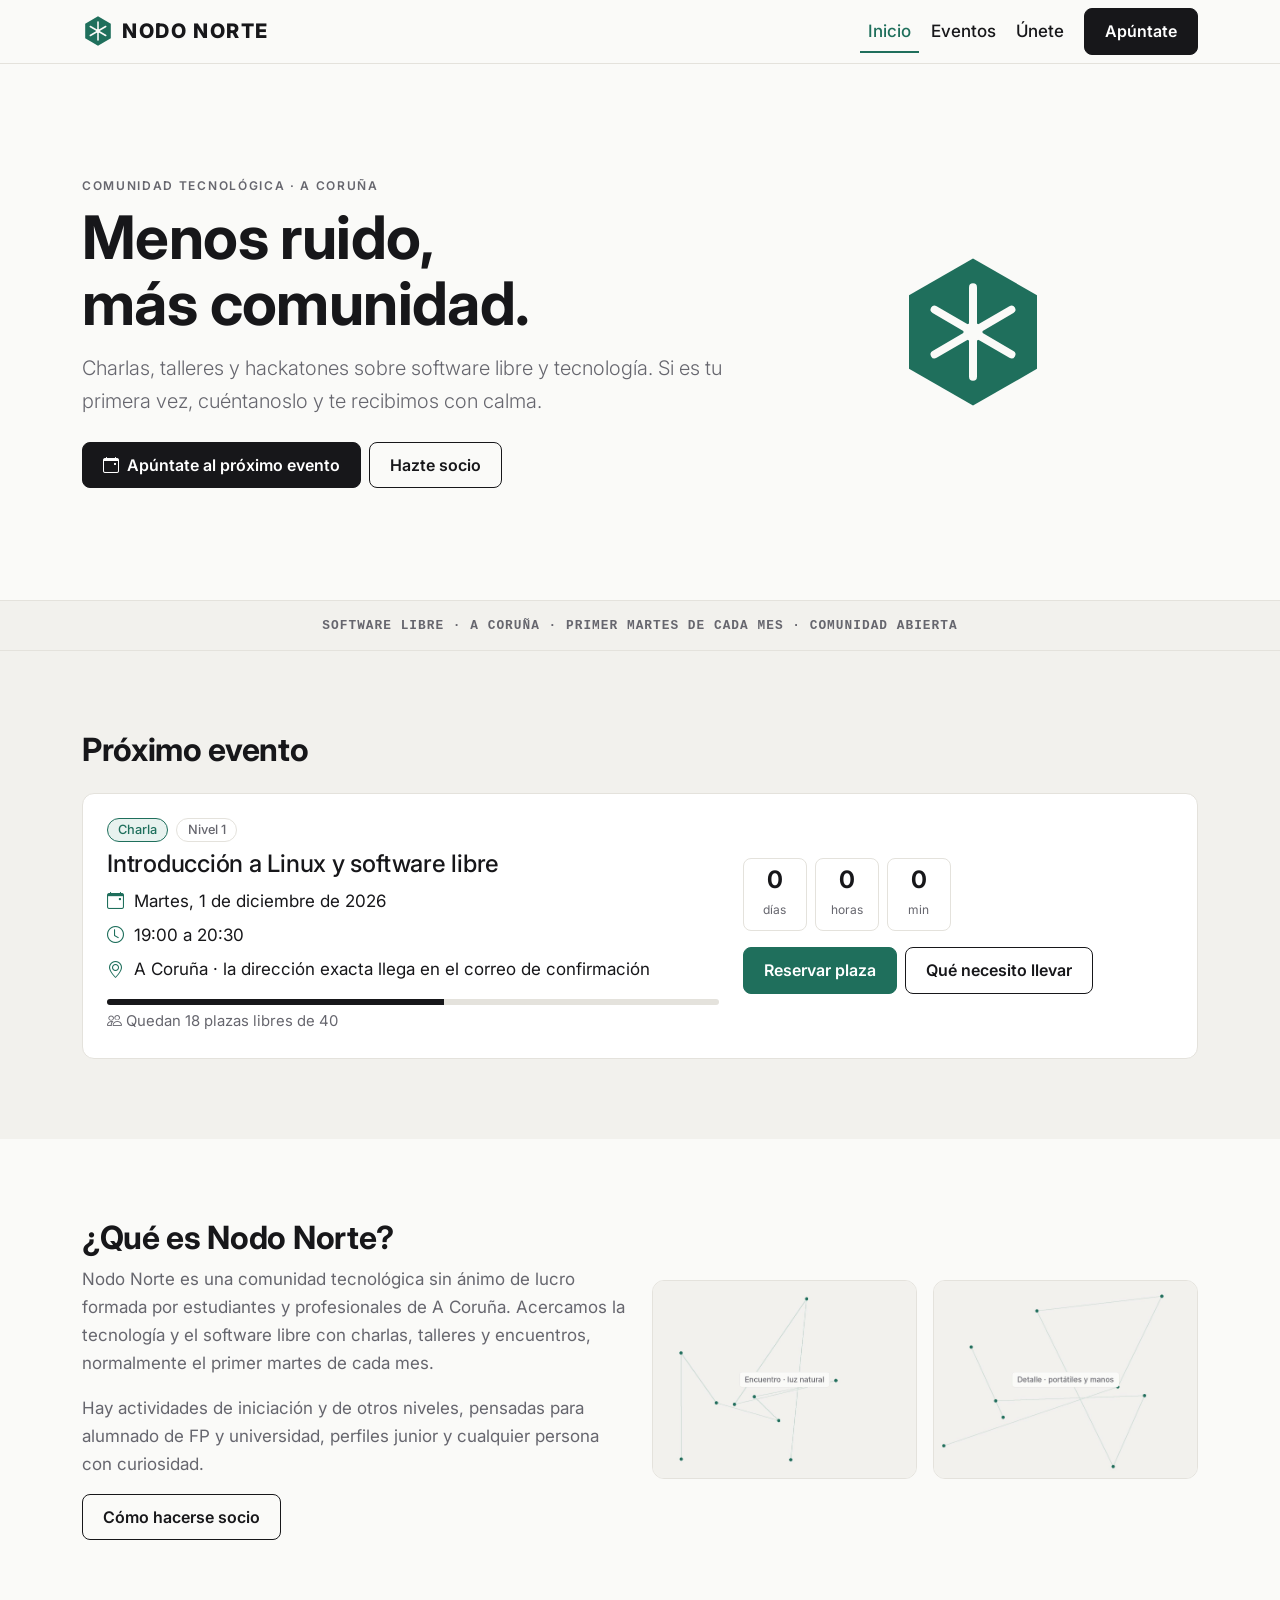
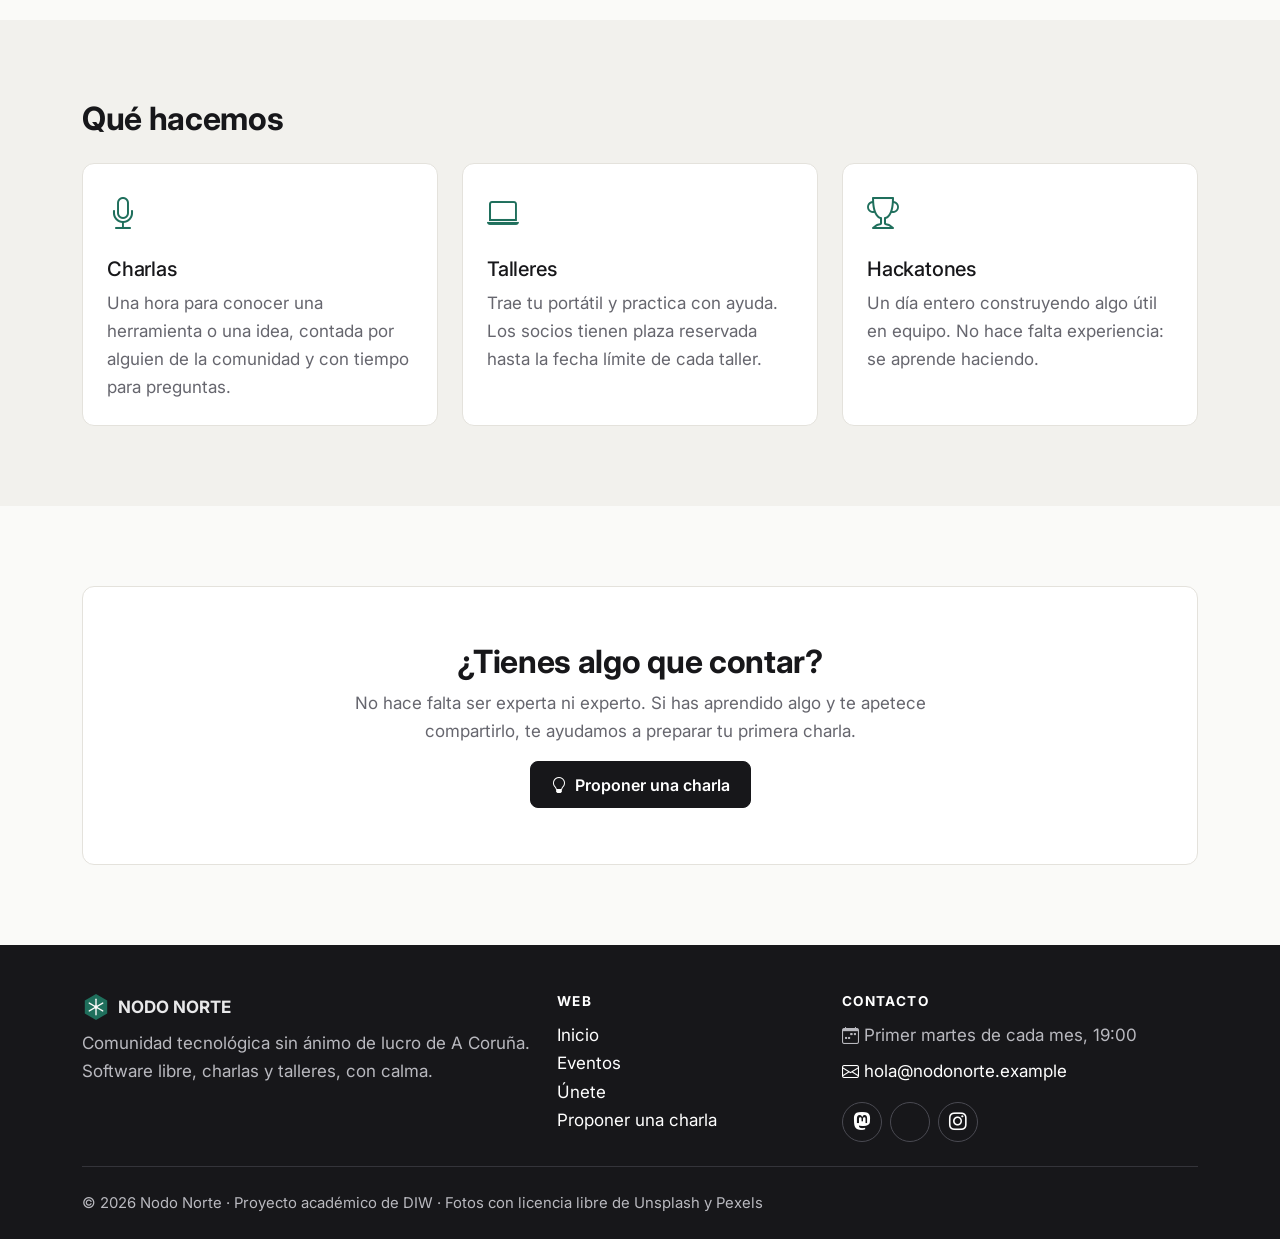
<file: Practica 2/WEB-Nodo-Norte/index.html>
<!DOCTYPE html>
<html lang="es">
<head>
  <!-- Metadatos: codificación, adaptación a móvil, título y descripción para buscadores -->
  <meta charset="UTF-8">
  <meta name="viewport" content="width=device-width, initial-scale=1">
  <title>Inicio · Nodo Norte</title>
  <meta name="description" content="Nodo Norte: comunidad tecnológica de A Coruña. Charlas, talleres y hackatones sobre software libre el primer martes de cada mes.">
  <link rel="icon" href="img/logo.svg" type="image/svg+xml">
  <!-- Bootstrap 5.3 y Bootstrap Icons desde el CDN oficial (jsDelivr) -->
  <link href="https://cdn.jsdelivr.net/npm/bootstrap@5.3.3/dist/css/bootstrap.min.css" rel="stylesheet">
  <link href="https://cdn.jsdelivr.net/npm/bootstrap-icons@1.13.1/font/bootstrap-icons.min.css" rel="stylesheet">
  <!-- Tipografía Inter de Google Fonts, definida en la guía de estilos -->
  <link href="https://fonts.googleapis.com/css2?family=Inter:wght@400;500;600;700;800&amp;display=swap" rel="stylesheet">
  <!-- CSS propio: solo lo que Bootstrap no cubre (va después para poder sobrescribir) -->
  <link href="css/estilos.css" rel="stylesheet">
</head>
<body>
  <!-- Enlace oculto que aparece al pulsar Tab: permite saltar la navegación con teclado -->
  <a class="skip-link" href="#contenido">Saltar al contenido</a>

  <!-- CABECERA: navbar de Bootstrap, horizontal en escritorio y desplegable en móvil (navbar-expand-lg) -->
  <header>
    <nav class="navbar navbar-expand-lg navbar-nn sticky-top" aria-label="Navegación principal">
      <div class="container">
        <!-- Marca: logo y nombre, enlaza a Inicio -->
        <a class="navbar-brand d-flex align-items-center gap-2" href="index.html">
          <img src="img/logo.svg" alt="" class="logo-nn" width="32" height="32">
          NODO NORTE
        </a>
        <!-- Botón hamburguesa: abre y cierra el menú en pantallas pequeñas -->
        <button class="navbar-toggler" type="button" data-bs-toggle="collapse" data-bs-target="#menu"
                aria-controls="menu" aria-expanded="false" aria-label="Abrir menú de navegación">
          <span class="navbar-toggler-icon"></span>
        </button>
        <!-- Enlaces del menú; la página actual lleva .active y aria-current="page" -->
        <div class="collapse navbar-collapse" id="menu">
          <ul class="navbar-nav ms-auto align-items-lg-center gap-lg-1">
            <li class="nav-item"><a class="nav-link active" href="index.html" aria-current="page">Inicio</a></li>
            <li class="nav-item"><a class="nav-link" href="eventos.html">Eventos</a></li>
            <li class="nav-item"><a class="nav-link" href="unete.html">Únete</a></li>
            <li class="nav-item ms-lg-2 mt-2 mt-lg-0"><a class="btn btn-nn" href="eventos.html#inscripcion">Apúntate</a></li>
          </ul>
        </div>
      </div>
    </nav>
  </header>

  <main id="contenido">

    <!-- HERO: mensaje principal, llamadas a la acción y logo animado. Dos columnas desde lg -->
    <section class="hero" aria-labelledby="titulo-hero">
      <div class="container">
        <div class="row align-items-center gy-4">
          <div class="col-12 col-lg-7">
            <p class="eyebrow mb-2">Comunidad tecnológica · A Coruña</p>
            <h1 id="titulo-hero">Menos ruido,<br>más comunidad.</h1>
            <p class="lead text-muted-nn mt-3">Charlas, talleres y hackatones sobre software libre y tecnología. Si es tu primera vez, cuéntanoslo y te recibimos con calma.</p>
            <div class="d-flex flex-wrap gap-2 mt-4">
              <a class="btn btn-nn" href="eventos.html#inscripcion"><i class="bi bi-calendar-event me-2" aria-hidden="true"></i>Apúntate al próximo evento</a>
              <a class="btn btn-nn-outline" href="unete.html">Hazte socio</a>
            </div>
          </div>
          <div class="col-12 col-lg-5 text-center">
            <img class="hero-logo" src="img/logo.svg" alt="Logotipo de Nodo Norte: un nodo central conectado con seis puntos" width="160" height="160">
          </div>
        </div>
      </div>
    </section>

    <!-- CINTA RETRO: franja con el lema en fuente monoespaciada (guiño retro de la guía) -->
    <div class="cinta retro" aria-hidden="true">Software libre · A Coruña · Primer martes de cada mes · Comunidad abierta</div>

    <!-- PRÓXIMO EVENTO: card de Bootstrap con datos, plazas (progress), cuenta atrás y botón de reserva -->
    <section class="seccion seccion-alt" aria-labelledby="titulo-proximo">
      <div class="container">
        <h2 id="titulo-proximo" class="mb-4">Próximo evento</h2>
        <article class="card card-nn">
          <div class="card-body">
            <div class="row gy-4 align-items-center">
              <!-- Columna izquierda: etiquetas, título y datos prácticos -->
              <div class="col-12 col-lg-7">
                <div class="d-flex gap-2 mb-2">
                  <span class="badge badge-nn activo">Charla</span>
                  <span class="badge badge-nn">Nivel 1</span>
                </div>
                <h3 class="h4">Introducción a Linux y software libre</h3>
                <ul class="list-unstyled datos-evento mb-3">
                  <li><i class="bi bi-calendar-event" aria-hidden="true"></i> Martes, 1 de diciembre de 2026</li>
                  <li><i class="bi bi-clock" aria-hidden="true"></i> 19:00 a 20:30</li>
                  <li><i class="bi bi-geo-alt" aria-hidden="true"></i> A Coruña · la dirección exacta llega en el correo de confirmación</li>
                </ul>
                <!-- Barra de plazas con el componente progress de Bootstrap -->
                <div class="progress progress-nn mb-1" role="progressbar" aria-label="Plazas ocupadas" aria-valuenow="22" aria-valuemin="0" aria-valuemax="40">
                  <div class="progress-bar w-55"></div>
                </div>
                <p class="small text-muted-nn mb-0"><i class="bi bi-people" aria-hidden="true"></i> Quedan 18 plazas libres de 40</p>
              </div>
              <!-- Columna derecha: cuenta atrás (la rellena js/validacion.js) y acciones -->
              <div class="col-12 col-lg-5">
                <div id="cuenta" class="cuenta mb-3" data-fecha="2026-12-01T19:00:00+01:00" role="timer" aria-label="Cuenta atrás hasta el próximo evento">
                  <div><strong data-d>0</strong><small>días</small></div>
                  <div><strong data-h>0</strong><small>horas</small></div>
                  <div><strong data-m>0</strong><small>min</small></div>
                </div>
                <div class="d-flex flex-wrap gap-2">
                  <a class="btn btn-nn-verde" href="eventos.html#inscripcion">Reservar plaza</a>
                  <!-- Abre el modal con la información práctica del evento -->
                  <button type="button" class="btn btn-nn-outline" data-bs-toggle="modal" data-bs-target="#modal-evento">Qué necesito llevar</button>
                </div>
              </div>
            </div>
          </div>
        </article>
      </div>
    </section>

    <!-- QUÉ ES NODO NORTE: texto de presentación y dos fotos en rejilla -->
    <section class="seccion" aria-labelledby="titulo-que-es">
      <div class="container">
        <div class="row gy-4 align-items-center">
          <div class="col-12 col-lg-6">
            <h2 id="titulo-que-es">¿Qué es Nodo Norte?</h2>
            <p class="text-muted-nn">Nodo Norte es una comunidad tecnológica sin ánimo de lucro formada por estudiantes y profesionales de A Coruña. Acercamos la tecnología y el software libre con charlas, talleres y encuentros, normalmente el primer martes de cada mes.</p>
            <p class="text-muted-nn">Hay actividades de iniciación y de otros niveles, pensadas para alumnado de FP y universidad, perfiles junior y cualquier persona con curiosidad.</p>
            <a class="btn btn-nn-outline" href="unete.html">Cómo hacerse socio</a>
          </div>
          <div class="col-12 col-lg-6">
            <div class="row g-3">
              <div class="col-12 col-sm-6">
                <img class="img-fluid foto-nn" src="img/encuentro-comunidad.jpg" alt="Personas de la comunidad charlando en un encuentro con luz natural" width="1600" height="900" loading="lazy">
              </div>
              <div class="col-12 col-sm-6">
                <img class="img-fluid foto-nn" src="img/portatiles-taller.jpg" alt="Manos sobre portátiles durante un taller práctico" width="1200" height="900" loading="lazy">
              </div>
            </div>
          </div>
        </div>
      </div>
    </section>

    <!-- QUÉ HACEMOS: tres cards de actividades con icono (una columna en móvil, dos en tablet, tres en escritorio) -->
    <section class="seccion seccion-alt" aria-labelledby="titulo-actividades">
      <div class="container">
        <h2 id="titulo-actividades" class="mb-4">Qué hacemos</h2>
        <div class="row g-4">
          <div class="col-12 col-md-6 col-lg-4">
            <article class="card card-nn">
              <div class="card-body">
                <i class="bi bi-mic icono-nn" aria-hidden="true"></i>
                <h3 class="h5 mt-3">Charlas</h3>
                <p class="text-muted-nn mb-0">Una hora para conocer una herramienta o una idea, contada por alguien de la comunidad y con tiempo para preguntas.</p>
              </div>
            </article>
          </div>
          <div class="col-12 col-md-6 col-lg-4">
            <article class="card card-nn">
              <div class="card-body">
                <i class="bi bi-laptop icono-nn" aria-hidden="true"></i>
                <h3 class="h5 mt-3">Talleres</h3>
                <p class="text-muted-nn mb-0">Trae tu portátil y practica con ayuda. Los socios tienen plaza reservada hasta la fecha límite de cada taller.</p>
              </div>
            </article>
          </div>
          <div class="col-12 col-md-12 col-lg-4">
            <article class="card card-nn">
              <div class="card-body">
                <i class="bi bi-trophy icono-nn" aria-hidden="true"></i>
                <h3 class="h5 mt-3">Hackatones</h3>
                <p class="text-muted-nn mb-0">Un día entero construyendo algo útil en equipo. No hace falta experiencia: se aprende haciendo.</p>
              </div>
            </article>
          </div>
        </div>
      </div>
    </section>

    <!-- LLAMADA A LA ACCIÓN: invita a proponer una charla (enlaza al formulario de Únete) -->
    <section class="seccion" aria-labelledby="titulo-propon">
      <div class="container">
        <div class="cta-nn text-center">
          <h2 id="titulo-propon">¿Tienes algo que contar?</h2>
          <p class="text-muted-nn mx-auto texto-estrecho">No hace falta ser experta ni experto. Si has aprendido algo y te apetece compartirlo, te ayudamos a preparar tu primera charla.</p>
          <a class="btn btn-nn" href="unete.html#proponer"><i class="bi bi-lightbulb me-2" aria-hidden="true"></i>Proponer una charla</a>
        </div>
      </div>
    </section>
  </main>

  <!-- MODAL: información práctica del próximo evento. Se cierra con la X, el botón o la tecla Esc -->
  <div class="modal fade" id="modal-evento" tabindex="-1" aria-labelledby="titulo-modal-evento" aria-hidden="true">
    <div class="modal-dialog modal-dialog-centered">
      <div class="modal-content">
        <div class="modal-header">
          <h2 class="modal-title h5" id="titulo-modal-evento">Qué necesito para la charla de Linux</h2>
          <button type="button" class="btn-close" data-bs-dismiss="modal" aria-label="Cerrar"></button>
        </div>
        <div class="modal-body">
          <ul class="list-unstyled datos-evento mb-0">
            <li><i class="bi bi-laptop" aria-hidden="true"></i> Portátil opcional: si lo traes, te enseñamos a probar Linux desde un USB sin tocar tu sistema.</li>
            <li><i class="bi bi-usb-drive" aria-hidden="true"></i> Un pendrive de 8 GB o más si quieres llevarte Linux instalado.</li>
            <li><i class="bi bi-person-check" aria-hidden="true"></i> Ningún conocimiento previo: es una charla de nivel 1.</li>
            <li><i class="bi bi-universal-access" aria-hidden="true"></i> Si necesitas intérprete de lengua de signos, márcalo al inscribirte.</li>
          </ul>
        </div>
        <div class="modal-footer">
          <button type="button" class="btn btn-nn-outline" data-bs-dismiss="modal">Cerrar</button>
          <a class="btn btn-nn-verde" href="eventos.html#inscripcion">Reservar plaza</a>
        </div>
      </div>
    </div>
  </div>

  <!-- PIE: tres columnas (una en móvil) con descripción, enlaces y contacto/redes -->
  <footer class="footer-nn">
    <div class="container">
      <div class="row gy-4">
        <!-- Columna 1: marca y descripción de la comunidad -->
        <div class="col-12 col-md-5">
          <p class="d-flex align-items-center gap-2 fw-bold mb-2">
            <img src="img/logo.svg" alt="" width="28" height="28"> NODO NORTE
          </p>
          <p class="text-footer mb-0">Comunidad tecnológica sin ánimo de lucro de A Coruña. Software libre, charlas y talleres, con calma.</p>
        </div>
        <!-- Columna 2: navegación del sitio -->
        <div class="col-12 col-sm-6 col-md-3">
          <h2 class="titulo-footer">Web</h2>
          <ul class="list-unstyled mb-0">
            <li><a href="index.html">Inicio</a></li>
            <li><a href="eventos.html">Eventos</a></li>
            <li><a href="unete.html">Únete</a></li>
            <li><a href="unete.html#proponer">Proponer una charla</a></li>
          </ul>
        </div>
        <!-- Columna 3: cuándo nos vemos, correo y redes sociales con Bootstrap Icons -->
        <div class="col-12 col-sm-6 col-md-4">
          <h2 class="titulo-footer">Contacto</h2>
          <p class="text-footer mb-2"><i class="bi bi-calendar-week" aria-hidden="true"></i> Primer martes de cada mes, 19:00</p>
          <p class="mb-3 text-break"><a href="mailto:hola@nodonorte.example"><i class="bi bi-envelope" aria-hidden="true"></i> hola@nodonorte.example</a></p>
          <ul class="redes list-unstyled d-flex gap-2 mb-0" aria-label="Redes sociales">
            <li><a href="https://mastodon.social/" aria-label="Mastodon de Nodo Norte"><i class="bi bi-mastodon" aria-hidden="true"></i></a></li>
            <li><a href="https://bsky.app/" aria-label="Bluesky de Nodo Norte"><i class="bi bi-bluesky" aria-hidden="true"></i></a></li>
            <li><a href="https://www.instagram.com/" aria-label="Instagram de Nodo Norte"><i class="bi bi-instagram" aria-hidden="true"></i></a></li>
          </ul>
        </div>
      </div>
      <hr class="my-4">
      <!-- Línea inferior: copyright (el año lo actualiza el JS) -->
      <p class="small text-footer mb-0">&copy; <span data-year>2026</span> Nodo Norte · Proyecto académico de DIW · Fotos con licencia libre de Unsplash y Pexels</p>
    </div>
  </footer>

  <!-- JS de Bootstrap (incluye Popper) para navbar, modal y carousel; después, nuestro script -->
  <script src="https://cdn.jsdelivr.net/npm/bootstrap@5.3.3/dist/js/bootstrap.bundle.min.js"></script>
  <script src="js/validacion.js"></script>
</body>
</html>
</file>
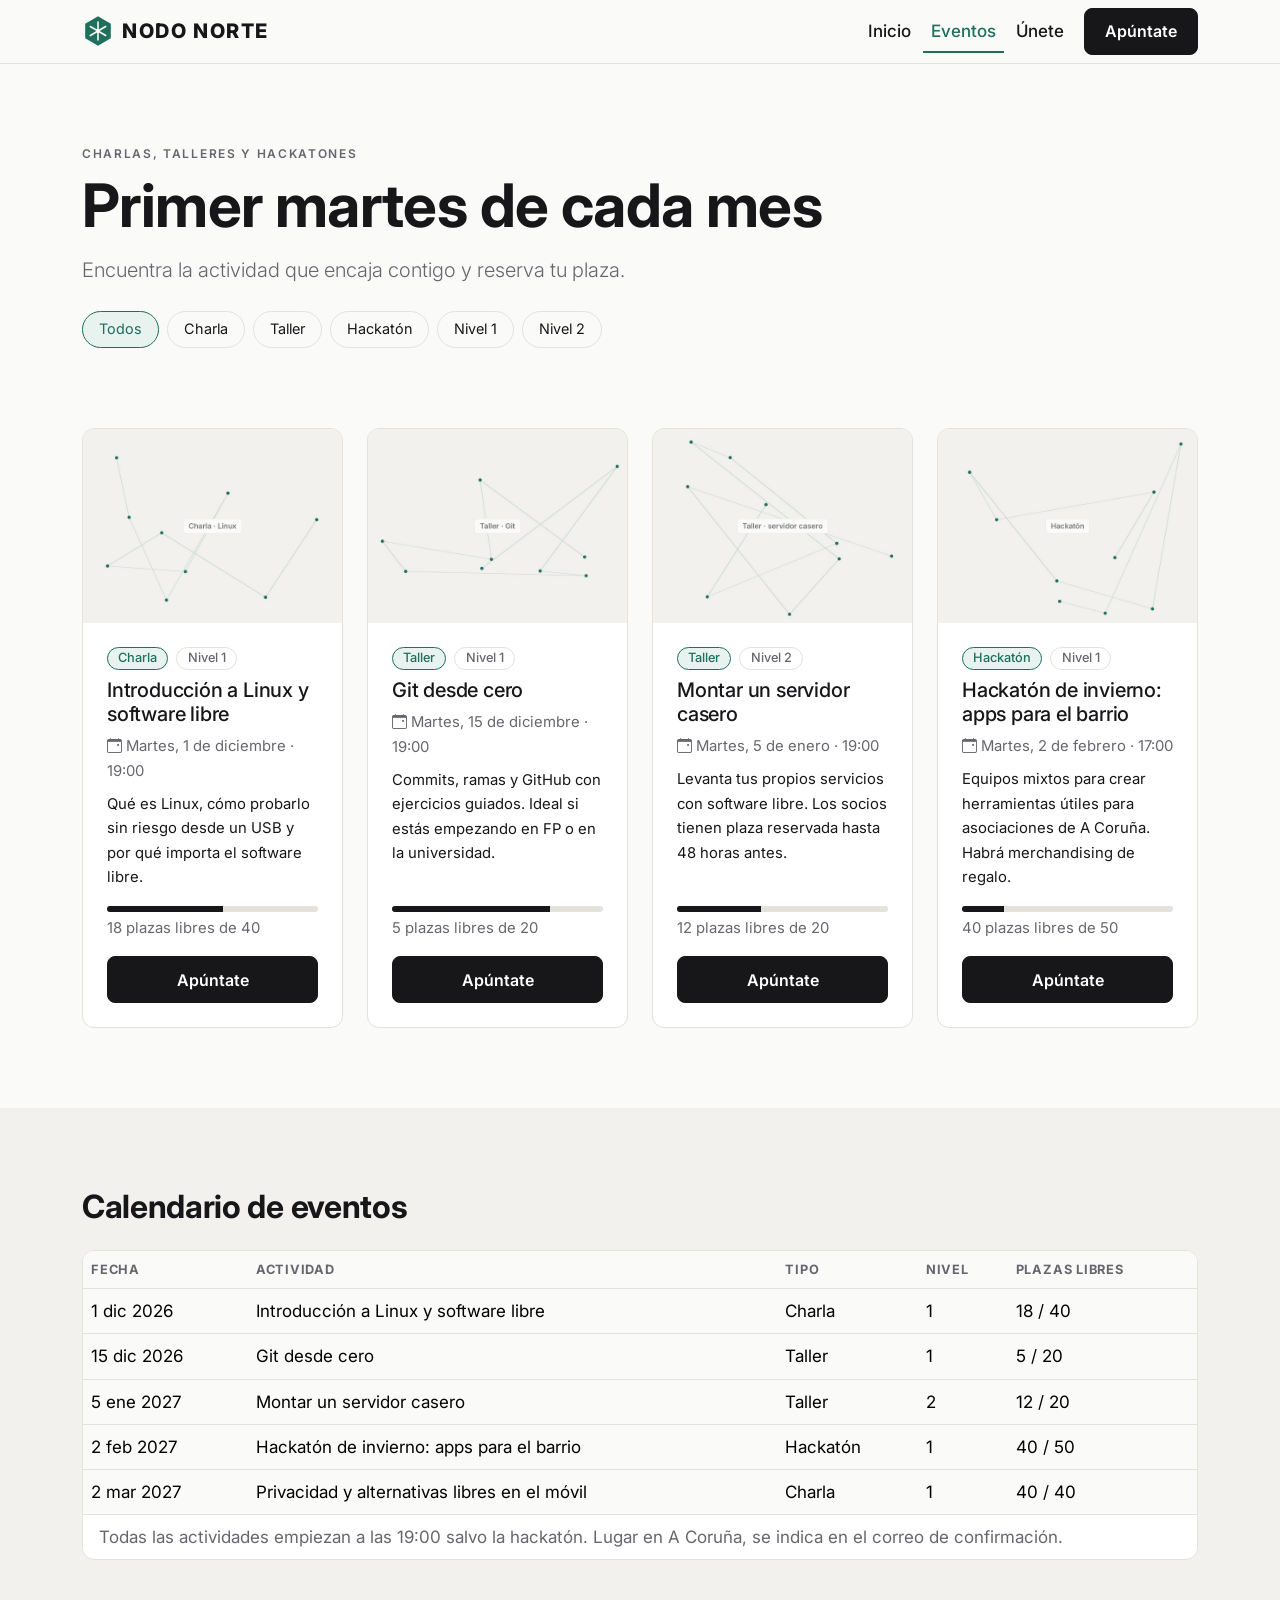
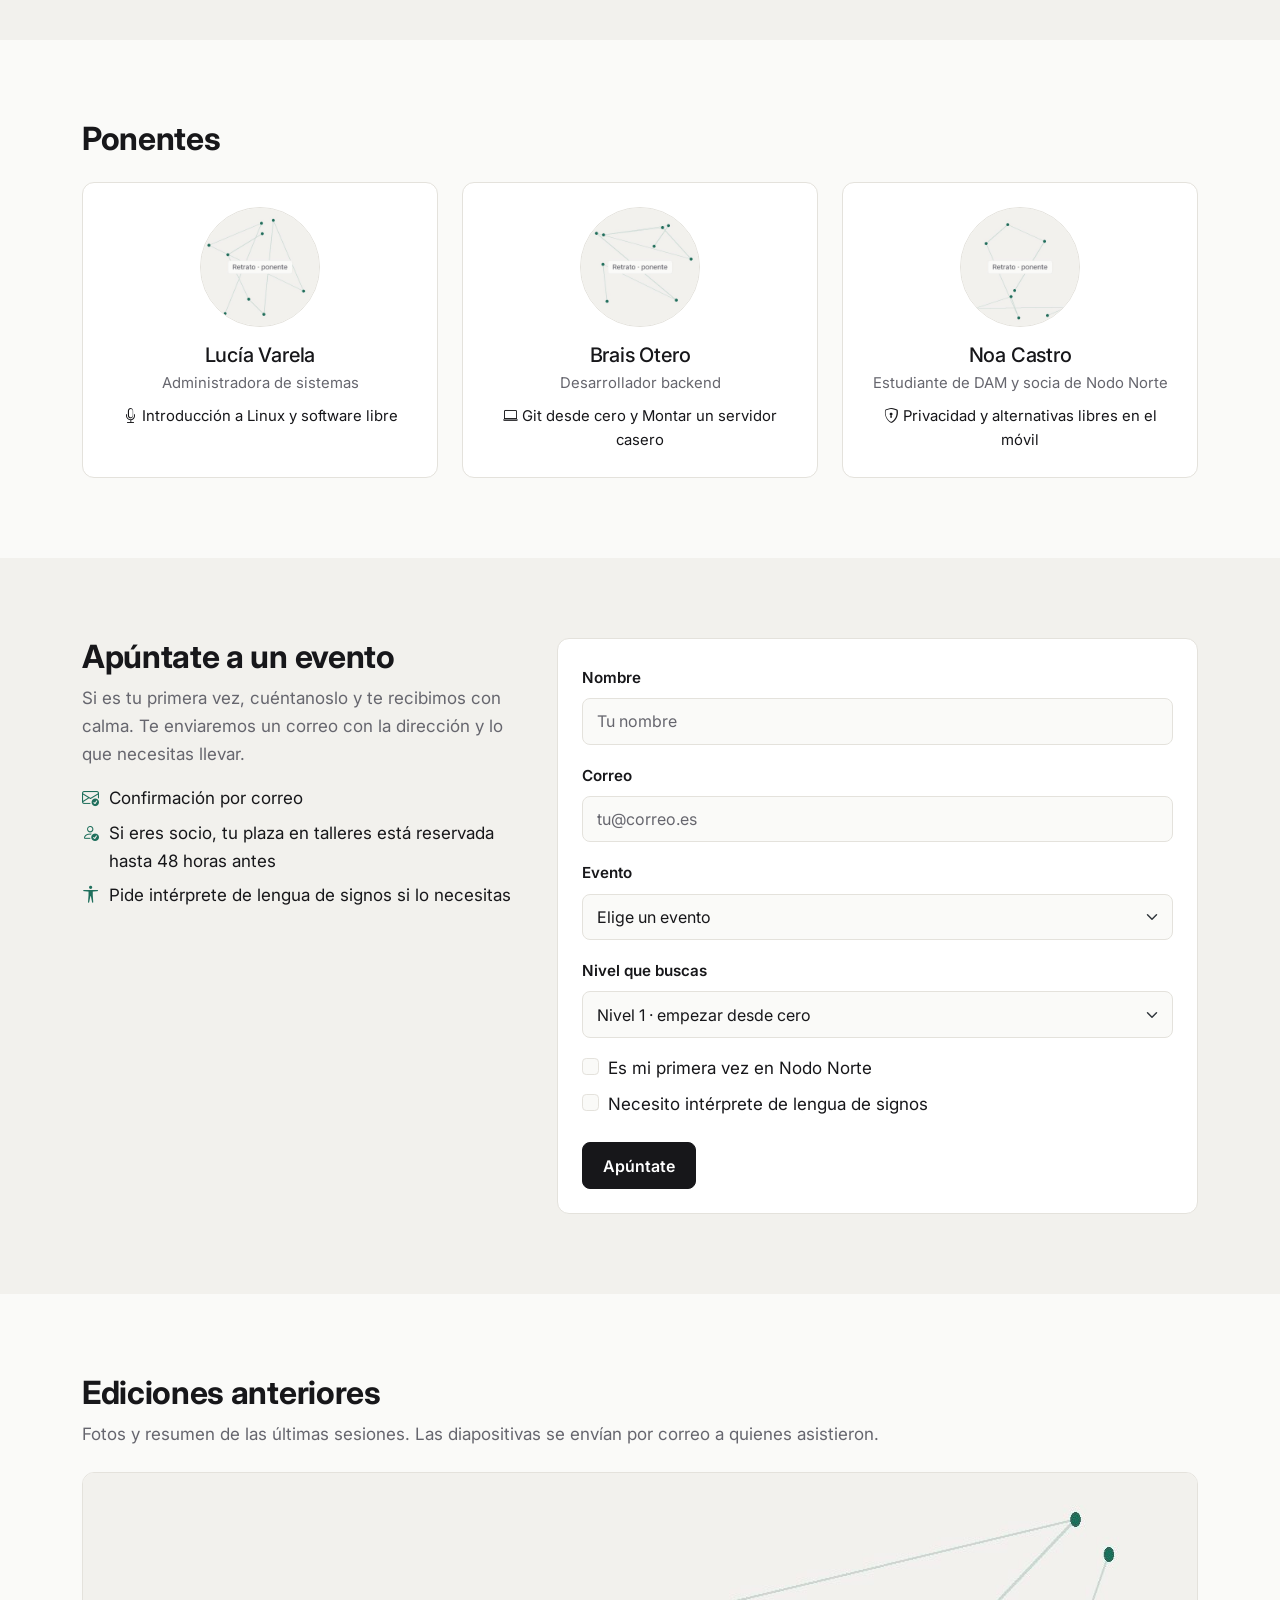
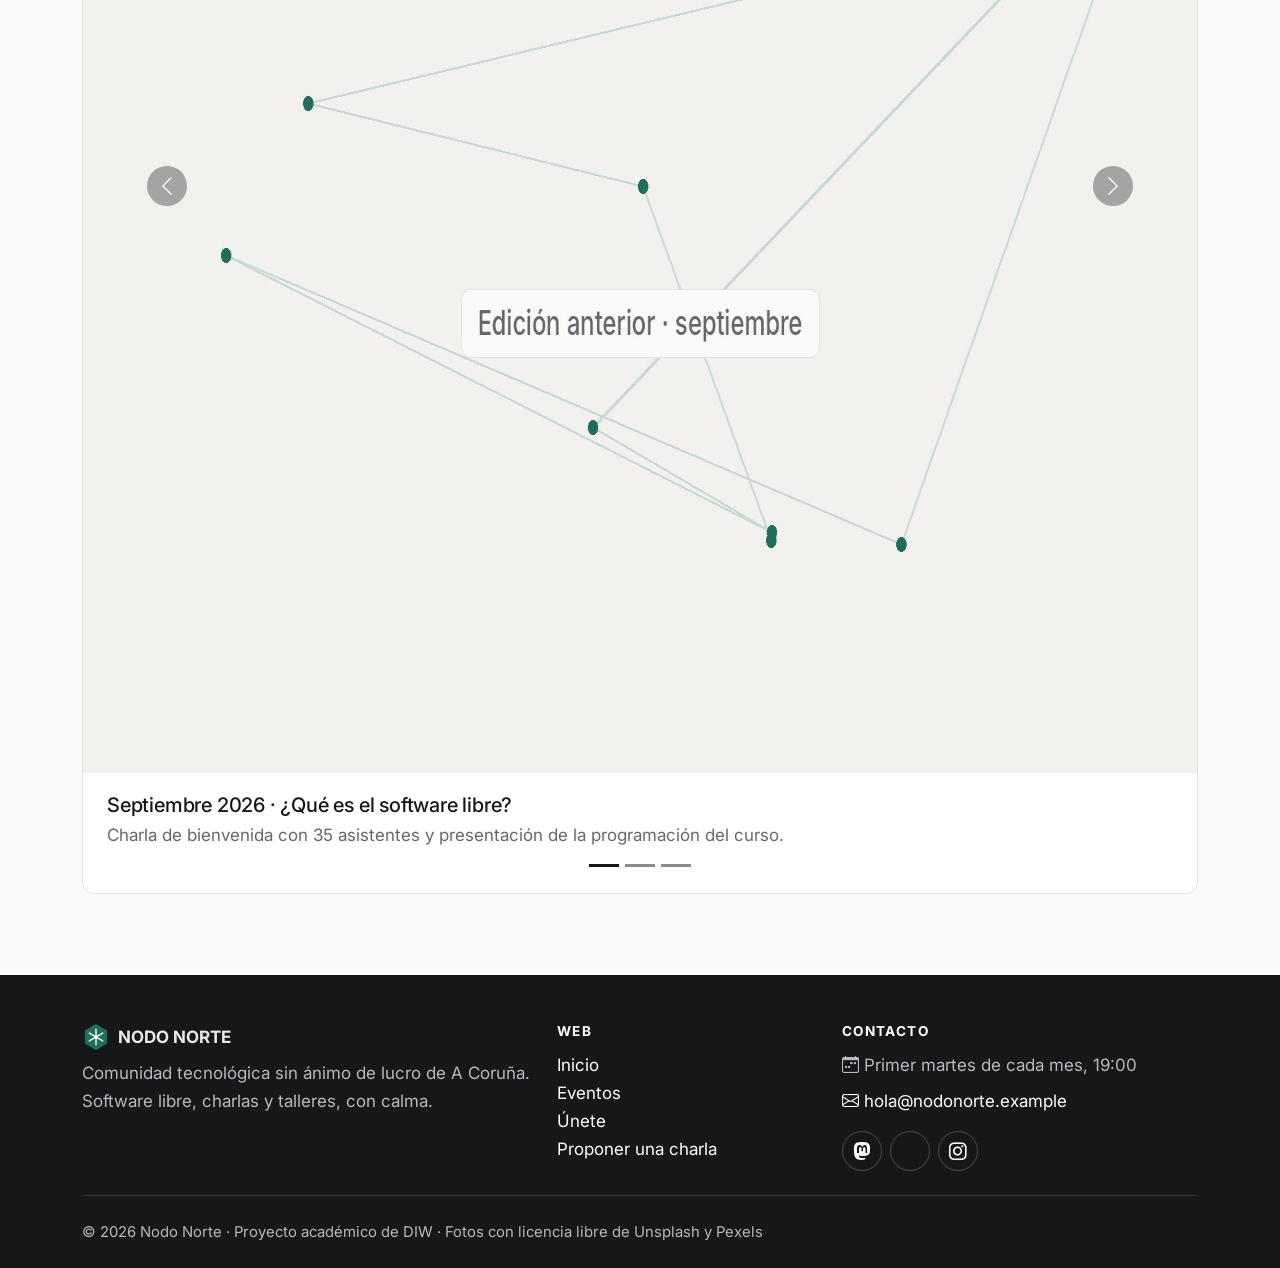
<file: Practica 2/WEB-Nodo-Norte/eventos.html>
<!DOCTYPE html>
<html lang="es">
<head>
  <!-- Metadatos: codificación, adaptación a móvil, título y descripción para buscadores -->
  <meta charset="UTF-8">
  <meta name="viewport" content="width=device-width, initial-scale=1">
  <title>Eventos · Nodo Norte</title>
  <meta name="description" content="Próximas charlas, talleres y hackatones de Nodo Norte en A Coruña, ponentes y ediciones anteriores. Reserva tu plaza.">
  <link rel="icon" href="img/logo.svg" type="image/svg+xml">
  <!-- Bootstrap 5.3 y Bootstrap Icons desde el CDN oficial (jsDelivr) -->
  <link href="https://cdn.jsdelivr.net/npm/bootstrap@5.3.3/dist/css/bootstrap.min.css" rel="stylesheet">
  <link href="https://cdn.jsdelivr.net/npm/bootstrap-icons@1.13.1/font/bootstrap-icons.min.css" rel="stylesheet">
  <!-- Tipografía Inter de Google Fonts, definida en la guía de estilos -->
  <link href="https://fonts.googleapis.com/css2?family=Inter:wght@400;500;600;700;800&amp;display=swap" rel="stylesheet">
  <!-- CSS propio: solo lo que Bootstrap no cubre -->
  <link href="css/estilos.css" rel="stylesheet">
</head>
<body>
  <!-- Enlace oculto que aparece al pulsar Tab: permite saltar la navegación con teclado -->
  <a class="skip-link" href="#contenido">Saltar al contenido</a>

  <!-- CABECERA: navbar de Bootstrap, horizontal en escritorio y desplegable en móvil -->
  <header>
    <nav class="navbar navbar-expand-lg navbar-nn sticky-top" aria-label="Navegación principal">
      <div class="container">
        <!-- Marca: logo y nombre, enlaza a Inicio -->
        <a class="navbar-brand d-flex align-items-center gap-2" href="index.html">
          <img src="img/logo.svg" alt="" class="logo-nn" width="32" height="32">
          NODO NORTE
        </a>
        <!-- Botón hamburguesa para móvil -->
        <button class="navbar-toggler" type="button" data-bs-toggle="collapse" data-bs-target="#menu"
                aria-controls="menu" aria-expanded="false" aria-label="Abrir menú de navegación">
          <span class="navbar-toggler-icon"></span>
        </button>
        <!-- Enlaces del menú; Eventos es la página actual -->
        <div class="collapse navbar-collapse" id="menu">
          <ul class="navbar-nav ms-auto align-items-lg-center gap-lg-1">
            <li class="nav-item"><a class="nav-link" href="index.html">Inicio</a></li>
            <li class="nav-item"><a class="nav-link active" href="eventos.html" aria-current="page">Eventos</a></li>
            <li class="nav-item"><a class="nav-link" href="unete.html">Únete</a></li>
            <li class="nav-item ms-lg-2 mt-2 mt-lg-0"><a class="btn btn-nn" href="#inscripcion">Apúntate</a></li>
          </ul>
        </div>
      </div>
    </nav>
  </header>

  <main id="contenido">

    <!-- CABECERA DE PÁGINA: título y filtros por tipo y nivel (los gestiona js/validacion.js) -->
    <section class="seccion pb-0" aria-labelledby="titulo-eventos">
      <div class="container">
        <p class="eyebrow mb-2">Charlas, talleres y hackatones</p>
        <h1 id="titulo-eventos">Primer martes de cada mes</h1>
        <p class="lead text-muted-nn mt-3">Encuentra la actividad que encaja contigo y reserva tu plaza.</p>
        <div class="d-flex flex-wrap gap-2 mt-4" role="group" aria-label="Filtrar eventos">
          <button type="button" class="filtro" data-filtro="todos" aria-pressed="true">Todos</button>
          <button type="button" class="filtro" data-filtro="charla" aria-pressed="false">Charla</button>
          <button type="button" class="filtro" data-filtro="taller" aria-pressed="false">Taller</button>
          <button type="button" class="filtro" data-filtro="hackaton" aria-pressed="false">Hackatón</button>
          <button type="button" class="filtro" data-filtro="nivel1" aria-pressed="false">Nivel 1</button>
          <button type="button" class="filtro" data-filtro="nivel2" aria-pressed="false">Nivel 2</button>
        </div>
      </div>
    </section>

    <!-- PRÓXIMOS EVENTOS: cards de Bootstrap con imagen, datos y plazas. 1 / 2 / 4 columnas según pantalla -->
    <section class="seccion" aria-labelledby="titulo-proximos">
      <div class="container">
        <h2 id="titulo-proximos" class="visually-hidden">Próximas actividades</h2>
        <div class="row g-4">
          <!-- Card 1: charla de Linux -->
          <div class="col-12 col-md-6 col-xl-3" data-tipo="charla" data-nivel="nivel1">
            <article class="card card-nn">
              <img src="img/evento-linux.jpg" class="card-img-top" alt="Pantalla con un escritorio Linux en una charla" width="1200" height="900" loading="lazy">
              <div class="card-body d-flex flex-column">
                <div class="d-flex gap-2 mb-2"><span class="badge badge-nn activo">Charla</span><span class="badge badge-nn">Nivel 1</span></div>
                <h3 class="h5">Introducción a Linux y software libre</h3>
                <p class="text-muted-nn small mb-2"><i class="bi bi-calendar-event" aria-hidden="true"></i> Martes, 1 de diciembre · 19:00</p>
                <p class="small">Qué es Linux, cómo probarlo sin riesgo desde un USB y por qué importa el software libre.</p>
                <div class="progress progress-nn mb-1 mt-auto" role="progressbar" aria-label="Plazas ocupadas" aria-valuenow="22" aria-valuemin="0" aria-valuemax="40">
                  <div class="progress-bar w-55"></div>
                </div>
                <p class="small text-muted-nn">18 plazas libres de 40</p>
                <a class="btn btn-nn" href="#inscripcion">Apúntate</a>
              </div>
            </article>
          </div>
          <!-- Card 2: taller de Git (evento adicional de diciembre) -->
          <div class="col-12 col-md-6 col-xl-3" data-tipo="taller" data-nivel="nivel1">
            <article class="card card-nn">
              <img src="img/evento-git.jpg" class="card-img-top" alt="Terminal con comandos de Git en un portátil" width="1200" height="900" loading="lazy">
              <div class="card-body d-flex flex-column">
                <div class="d-flex gap-2 mb-2"><span class="badge badge-nn activo">Taller</span><span class="badge badge-nn">Nivel 1</span></div>
                <h3 class="h5">Git desde cero</h3>
                <p class="text-muted-nn small mb-2"><i class="bi bi-calendar-event" aria-hidden="true"></i> Martes, 15 de diciembre · 19:00</p>
                <p class="small">Commits, ramas y GitHub con ejercicios guiados. Ideal si estás empezando en FP o en la universidad.</p>
                <div class="progress progress-nn mb-1 mt-auto" role="progressbar" aria-label="Plazas ocupadas" aria-valuenow="15" aria-valuemin="0" aria-valuemax="20">
                  <div class="progress-bar w-75"></div>
                </div>
                <p class="small text-muted-nn">5 plazas libres de 20</p>
                <a class="btn btn-nn" href="#inscripcion">Apúntate</a>
              </div>
            </article>
          </div>
          <!-- Card 3: taller de servidor casero -->
          <div class="col-12 col-md-6 col-xl-3" data-tipo="taller" data-nivel="nivel2">
            <article class="card card-nn">
              <img src="img/evento-servidor.jpg" class="card-img-top" alt="Pequeño servidor casero con cables de red" width="1200" height="900" loading="lazy">
              <div class="card-body d-flex flex-column">
                <div class="d-flex gap-2 mb-2"><span class="badge badge-nn activo">Taller</span><span class="badge badge-nn">Nivel 2</span></div>
                <h3 class="h5">Montar un servidor casero</h3>
                <p class="text-muted-nn small mb-2"><i class="bi bi-calendar-event" aria-hidden="true"></i> Martes, 5 de enero · 19:00</p>
                <p class="small">Levanta tus propios servicios con software libre. Los socios tienen plaza reservada hasta 48 horas antes.</p>
                <div class="progress progress-nn mb-1 mt-auto" role="progressbar" aria-label="Plazas ocupadas" aria-valuenow="8" aria-valuemin="0" aria-valuemax="20">
                  <div class="progress-bar w-40"></div>
                </div>
                <p class="small text-muted-nn">12 plazas libres de 20</p>
                <a class="btn btn-nn" href="#inscripcion">Apúntate</a>
              </div>
            </article>
          </div>
          <!-- Card 4: hackatón -->
          <div class="col-12 col-md-6 col-xl-3" data-tipo="hackaton" data-nivel="nivel1">
            <article class="card card-nn">
              <img src="img/evento-hackaton.jpg" class="card-img-top" alt="Equipos trabajando juntos en mesas durante una hackatón" width="1200" height="900" loading="lazy">
              <div class="card-body d-flex flex-column">
                <div class="d-flex gap-2 mb-2"><span class="badge badge-nn activo">Hackatón</span><span class="badge badge-nn">Nivel 1</span></div>
                <h3 class="h5">Hackatón de invierno: apps para el barrio</h3>
                <p class="text-muted-nn small mb-2"><i class="bi bi-calendar-event" aria-hidden="true"></i> Martes, 2 de febrero · 17:00</p>
                <p class="small">Equipos mixtos para crear herramientas útiles para asociaciones de A Coruña. Habrá merchandising de regalo.</p>
                <div class="progress progress-nn mb-1 mt-auto" role="progressbar" aria-label="Plazas ocupadas" aria-valuenow="10" aria-valuemin="0" aria-valuemax="50">
                  <div class="progress-bar w-20"></div>
                </div>
                <p class="small text-muted-nn">40 plazas libres de 50</p>
                <a class="btn btn-nn" href="#inscripcion">Apúntate</a>
              </div>
            </article>
          </div>
        </div>
        <!-- Mensaje que el JS muestra si un filtro no deja ninguna card visible -->
        <p class="text-muted-nn mt-3" id="sin-resultados" hidden>No hay eventos con ese filtro ahora mismo.</p>
      </div>
    </section>

    <!-- CALENDARIO: tabla de Bootstrap (striped + hover) dentro de table-responsive para que no haya scroll horizontal en la página -->
    <section class="seccion seccion-alt" aria-labelledby="titulo-calendario">
      <div class="container">
        <h2 id="titulo-calendario" class="mb-4">Calendario de eventos</h2>
        <div class="table-responsive card card-nn">
          <table class="table table-striped table-hover align-middle mb-0">
            <caption class="px-3">Todas las actividades empiezan a las 19:00 salvo la hackatón. Lugar en A Coruña, se indica en el correo de confirmación.</caption>
            <thead>
              <tr>
                <th scope="col">Fecha</th>
                <th scope="col">Actividad</th>
                <th scope="col">Tipo</th>
                <th scope="col">Nivel</th>
                <th scope="col">Plazas libres</th>
              </tr>
            </thead>
            <tbody>
              <tr><td>1 dic 2026</td><td>Introducción a Linux y software libre</td><td>Charla</td><td>1</td><td>18 / 40</td></tr>
              <tr><td>15 dic 2026</td><td>Git desde cero</td><td>Taller</td><td>1</td><td>5 / 20</td></tr>
              <tr><td>5 ene 2027</td><td>Montar un servidor casero</td><td>Taller</td><td>2</td><td>12 / 20</td></tr>
              <tr><td>2 feb 2027</td><td>Hackatón de invierno: apps para el barrio</td><td>Hackatón</td><td>1</td><td>40 / 50</td></tr>
              <tr><td>2 mar 2027</td><td>Privacidad y alternativas libres en el móvil</td><td>Charla</td><td>1</td><td>40 / 40</td></tr>
            </tbody>
          </table>
        </div>
      </div>
    </section>

    <!-- PONENTES: cards con retrato 1:1, nombre, perfil y charla. 1 / 2 / 3 columnas -->
    <section class="seccion" aria-labelledby="titulo-ponentes">
      <div class="container">
        <h2 id="titulo-ponentes" class="mb-4">Ponentes</h2>
        <div class="row g-4">
          <div class="col-12 col-md-6 col-lg-4">
            <article class="card card-nn text-center">
              <div class="card-body">
                <img src="img/ponente-lucia-varela.jpg" class="foto-ponente mb-3" alt="Retrato de Lucía Varela" width="600" height="600" loading="lazy">
                <h3 class="h5 mb-1">Lucía Varela</h3>
                <p class="text-muted-nn small mb-2">Administradora de sistemas</p>
                <p class="small mb-0"><i class="bi bi-mic" aria-hidden="true"></i> Introducción a Linux y software libre</p>
              </div>
            </article>
          </div>
          <div class="col-12 col-md-6 col-lg-4">
            <article class="card card-nn text-center">
              <div class="card-body">
                <img src="img/ponente-brais-otero.jpg" class="foto-ponente mb-3" alt="Retrato de Brais Otero" width="600" height="600" loading="lazy">
                <h3 class="h5 mb-1">Brais Otero</h3>
                <p class="text-muted-nn small mb-2">Desarrollador backend</p>
                <p class="small mb-0"><i class="bi bi-laptop" aria-hidden="true"></i> Git desde cero y Montar un servidor casero</p>
              </div>
            </article>
          </div>
          <div class="col-12 col-md-12 col-lg-4">
            <article class="card card-nn text-center">
              <div class="card-body">
                <img src="img/ponente-noa-castro.jpg" class="foto-ponente mb-3" alt="Retrato de Noa Castro" width="600" height="600" loading="lazy">
                <h3 class="h5 mb-1">Noa Castro</h3>
                <p class="text-muted-nn small mb-2">Estudiante de DAM y socia de Nodo Norte</p>
                <p class="small mb-0"><i class="bi bi-shield-lock" aria-hidden="true"></i> Privacidad y alternativas libres en el móvil</p>
              </div>
            </article>
          </div>
        </div>
      </div>
    </section>

    <!-- INSCRIPCIÓN: texto a la izquierda y formulario con validación de Bootstrap a la derecha -->
    <section class="seccion seccion-alt" id="inscripcion" aria-labelledby="titulo-form">
      <div class="container">
        <div class="row gy-4">
          <div class="col-12 col-lg-5">
            <h2 id="titulo-form">Apúntate a un evento</h2>
            <p class="text-muted-nn">Si es tu primera vez, cuéntanoslo y te recibimos con calma. Te enviaremos un correo con la dirección y lo que necesitas llevar.</p>
            <ul class="list-unstyled datos-evento">
              <li><i class="bi bi-envelope-check" aria-hidden="true"></i> Confirmación por correo</li>
              <li><i class="bi bi-person-check" aria-hidden="true"></i> Si eres socio, tu plaza en talleres está reservada hasta 48 horas antes</li>
              <li><i class="bi bi-universal-access" aria-hidden="true"></i> Pide intérprete de lengua de signos si lo necesitas</li>
            </ul>
          </div>
          <div class="col-12 col-lg-7">
            <!-- novalidate desactiva los avisos del navegador para usar los estilos de validación de Bootstrap -->
            <form class="needs-validation card card-nn" action="#" method="post" novalidate>
              <div class="card-body">
                <div class="mb-3">
                  <label for="nombre" class="form-label">Nombre</label>
                  <input type="text" class="form-control" id="nombre" name="nombre" placeholder="Tu nombre" autocomplete="given-name" required>
                  <div class="invalid-feedback">Escribe tu nombre.</div>
                </div>
                <div class="mb-3">
                  <label for="correo" class="form-label">Correo</label>
                  <input type="email" class="form-control" id="correo" name="correo" placeholder="tu@correo.es" autocomplete="email" required>
                  <div class="invalid-feedback">Escribe un correo válido.</div>
                </div>
                <div class="mb-3">
                  <label for="evento" class="form-label">Evento</label>
                  <select class="form-select" id="evento" name="evento" required>
                    <option value="" selected disabled>Elige un evento</option>
                    <option value="linux">Introducción a Linux y software libre · 1 dic</option>
                    <option value="git">Git desde cero · 15 dic</option>
                    <option value="servidor">Montar un servidor casero · 5 ene</option>
                    <option value="hackaton">Hackatón de invierno · 2 feb</option>
                  </select>
                  <div class="invalid-feedback">Elige un evento.</div>
                </div>
                <div class="mb-3">
                  <label for="nivel" class="form-label">Nivel que buscas</label>
                  <select class="form-select" id="nivel" name="nivel">
                    <option value="1">Nivel 1 · empezar desde cero</option>
                    <option value="2">Nivel 2 · ya tengo algo de base</option>
                  </select>
                </div>
                <div class="form-check mb-2">
                  <input class="form-check-input" type="checkbox" id="primera" name="primera">
                  <label class="form-check-label" for="primera">Es mi primera vez en Nodo Norte</label>
                </div>
                <div class="form-check mb-4">
                  <input class="form-check-input" type="checkbox" id="interprete" name="interprete">
                  <label class="form-check-label" for="interprete">Necesito intérprete de lengua de signos</label>
                </div>
                <button type="submit" class="btn btn-nn">Apúntate</button>
                <!-- Mensaje de confirmación: el JS lo muestra cuando el formulario es válido -->
                <div class="aviso-ok mt-3" role="status" hidden><i class="bi bi-check-circle me-2" aria-hidden="true"></i>¡Hecho! Te hemos guardado sitio.</div>
              </div>
            </form>
          </div>
        </div>
      </div>
    </section>

    <!-- EDICIONES ANTERIORES: carousel de Bootstrap con fotos, resumen y material. No avanza solo para que dé tiempo a leer -->
    <section class="seccion" aria-labelledby="titulo-archivo">
      <div class="container">
        <h2 id="titulo-archivo">Ediciones anteriores</h2>
        <p class="text-muted-nn mb-4">Fotos y resumen de las últimas sesiones. Las diapositivas se envían por correo a quienes asistieron.</p>
        <div id="carousel-ediciones" class="carousel slide carousel-nn">
          <!-- Indicadores: un botón por diapositiva -->
          <div class="carousel-indicators">
            <button type="button" data-bs-target="#carousel-ediciones" data-bs-slide-to="0" class="active" aria-current="true" aria-label="Diapositiva 1: arranque de curso"></button>
            <button type="button" data-bs-target="#carousel-ediciones" data-bs-slide-to="1" aria-label="Diapositiva 2: Python"></button>
            <button type="button" data-bs-target="#carousel-ediciones" data-bs-slide-to="2" aria-label="Diapositiva 3: hackatón de otoño"></button>
          </div>
          <!-- Diapositivas: imagen y texto debajo (carousel-caption-nn) para que el contraste no dependa de la foto -->
          <div class="carousel-inner">
            <div class="carousel-item active">
              <img src="img/edicion-arranque-curso.jpg" class="d-block w-100" alt="Público escuchando la charla de arranque de curso" width="1600" height="900" loading="lazy">
              <div class="carousel-caption-nn">
                <h3 class="h5 mb-1">Septiembre 2026 · ¿Qué es el software libre?</h3>
                <p class="mb-0 text-muted-nn">Charla de bienvenida con 35 asistentes y presentación de la programación del curso.</p>
              </div>
            </div>
            <div class="carousel-item">
              <img src="img/edicion-python.jpg" class="d-block w-100" alt="Asistentes programando en Python durante un taller" width="1600" height="900" loading="lazy">
              <div class="carousel-caption-nn">
                <h3 class="h5 mb-1">Octubre 2026 · Python para automatizar tareas</h3>
                <p class="mb-0 text-muted-nn">Taller de nivel 1: renombrar archivos, leer hojas de cálculo y enviar avisos con scripts sencillos.</p>
              </div>
            </div>
            <div class="carousel-item">
              <img src="img/edicion-hackaton-otono.jpg" class="d-block w-100" alt="Equipos presentando sus proyectos al final de la hackatón de otoño" width="1600" height="900" loading="lazy">
              <div class="carousel-caption-nn">
                <h3 class="h5 mb-1">Noviembre 2026 · Hackatón de otoño</h3>
                <p class="mb-0 text-muted-nn">Seis equipos y seis proyectos libres; el ganador fue un mapa de fuentes de agua potable de la ciudad.</p>
              </div>
            </div>
          </div>
          <!-- Controles anterior / siguiente con texto oculto para lectores de pantalla -->
          <button class="carousel-control-prev" type="button" data-bs-target="#carousel-ediciones" data-bs-slide="prev">
            <span class="carousel-control-prev-icon" aria-hidden="true"></span>
            <span class="visually-hidden">Anterior</span>
          </button>
          <button class="carousel-control-next" type="button" data-bs-target="#carousel-ediciones" data-bs-slide="next">
            <span class="carousel-control-next-icon" aria-hidden="true"></span>
            <span class="visually-hidden">Siguiente</span>
          </button>
        </div>
      </div>
    </section>
  </main>

  <!-- PIE: tres columnas (una en móvil) con descripción, enlaces y contacto/redes -->
  <footer class="footer-nn">
    <div class="container">
      <div class="row gy-4">
        <!-- Columna 1: marca y descripción de la comunidad -->
        <div class="col-12 col-md-5">
          <p class="d-flex align-items-center gap-2 fw-bold mb-2">
            <img src="img/logo.svg" alt="" width="28" height="28"> NODO NORTE
          </p>
          <p class="text-footer mb-0">Comunidad tecnológica sin ánimo de lucro de A Coruña. Software libre, charlas y talleres, con calma.</p>
        </div>
        <!-- Columna 2: navegación del sitio -->
        <div class="col-12 col-sm-6 col-md-3">
          <h2 class="titulo-footer">Web</h2>
          <ul class="list-unstyled mb-0">
            <li><a href="index.html">Inicio</a></li>
            <li><a href="eventos.html">Eventos</a></li>
            <li><a href="unete.html">Únete</a></li>
            <li><a href="unete.html#proponer">Proponer una charla</a></li>
          </ul>
        </div>
        <!-- Columna 3: cuándo nos vemos, correo y redes sociales con Bootstrap Icons -->
        <div class="col-12 col-sm-6 col-md-4">
          <h2 class="titulo-footer">Contacto</h2>
          <p class="text-footer mb-2"><i class="bi bi-calendar-week" aria-hidden="true"></i> Primer martes de cada mes, 19:00</p>
          <p class="mb-3 text-break"><a href="mailto:hola@nodonorte.example"><i class="bi bi-envelope" aria-hidden="true"></i> hola@nodonorte.example</a></p>
          <ul class="redes list-unstyled d-flex gap-2 mb-0" aria-label="Redes sociales">
            <li><a href="https://mastodon.social/" aria-label="Mastodon de Nodo Norte"><i class="bi bi-mastodon" aria-hidden="true"></i></a></li>
            <li><a href="https://bsky.app/" aria-label="Bluesky de Nodo Norte"><i class="bi bi-bluesky" aria-hidden="true"></i></a></li>
            <li><a href="https://www.instagram.com/" aria-label="Instagram de Nodo Norte"><i class="bi bi-instagram" aria-hidden="true"></i></a></li>
          </ul>
        </div>
      </div>
      <hr class="my-4">
      <!-- Línea inferior: copyright (el año lo actualiza el JS) -->
      <p class="small text-footer mb-0">&copy; <span data-year>2026</span> Nodo Norte · Proyecto académico de DIW · Fotos con licencia libre de Unsplash y Pexels</p>
    </div>
  </footer>

  <!-- JS de Bootstrap (incluye Popper) para navbar y carousel; después, nuestro script -->
  <script src="https://cdn.jsdelivr.net/npm/bootstrap@5.3.3/dist/js/bootstrap.bundle.min.js"></script>
  <script src="js/validacion.js"></script>
</body>
</html>
</file>
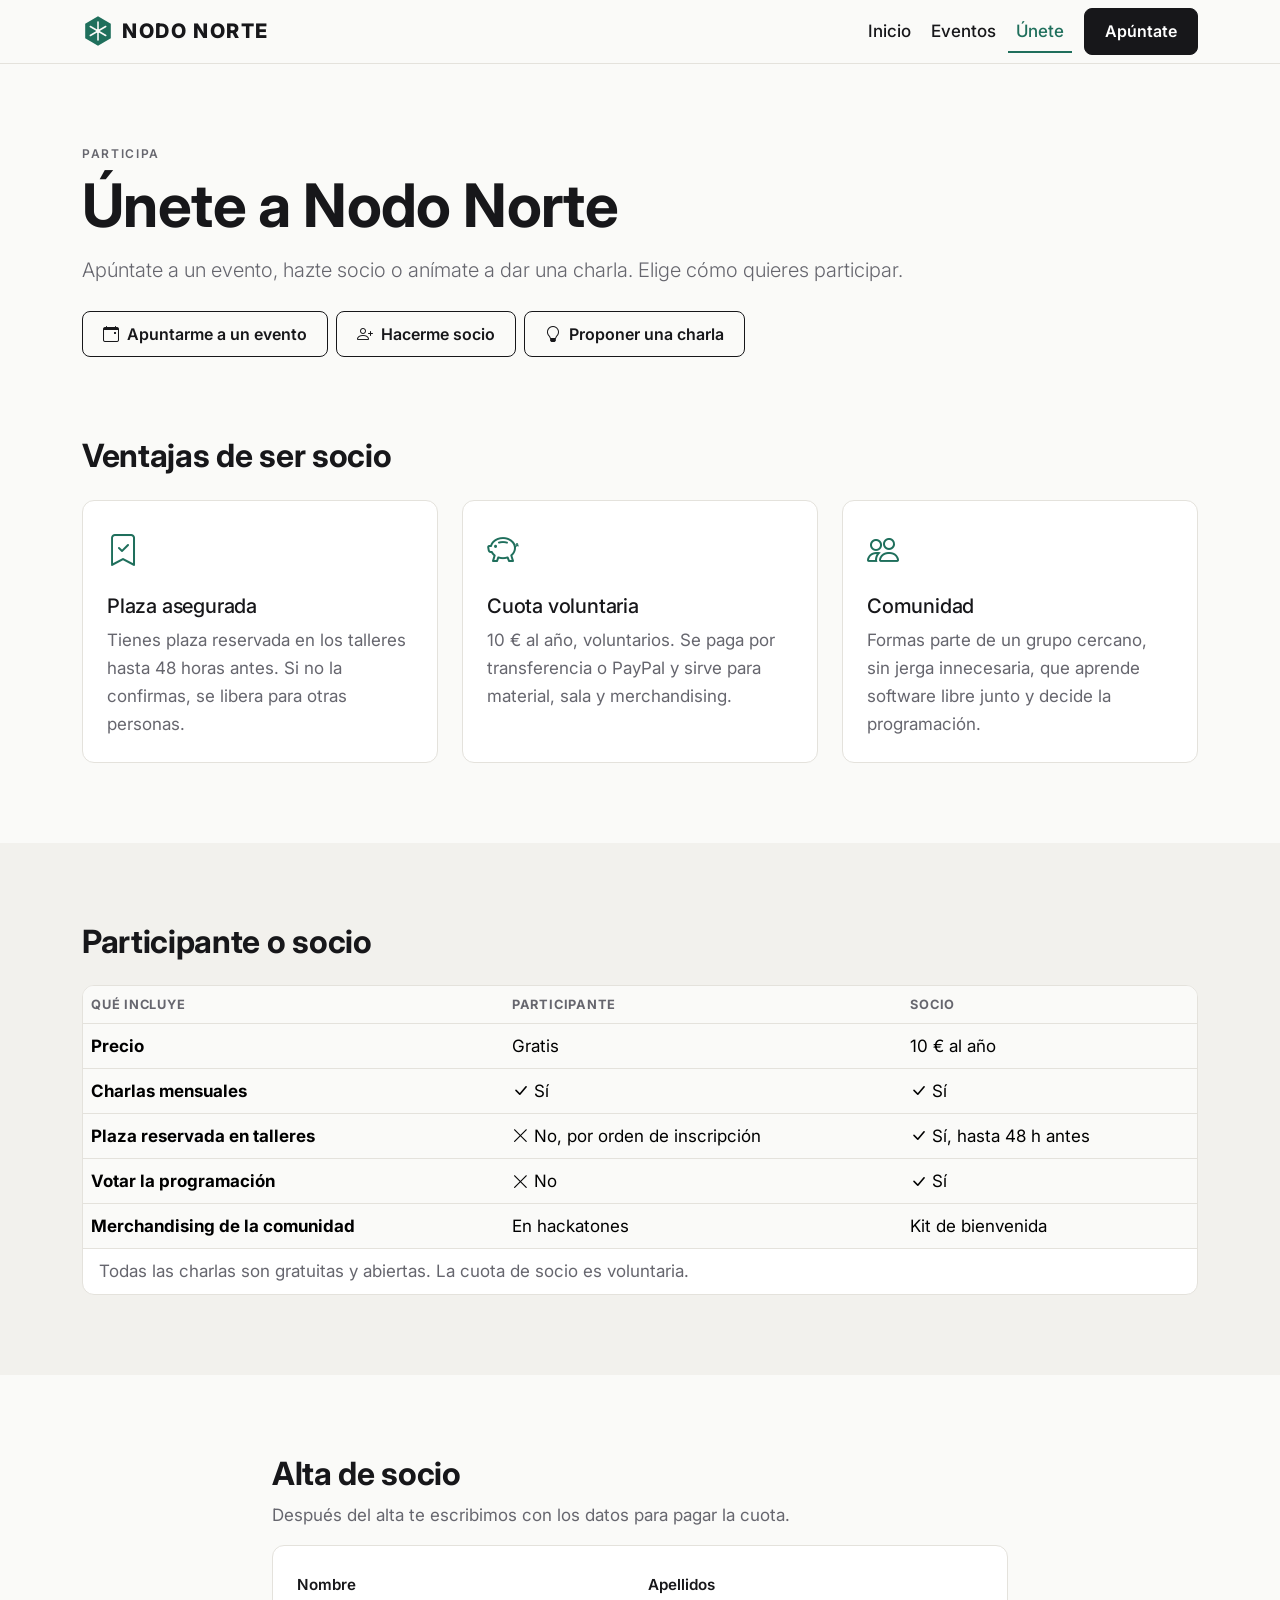
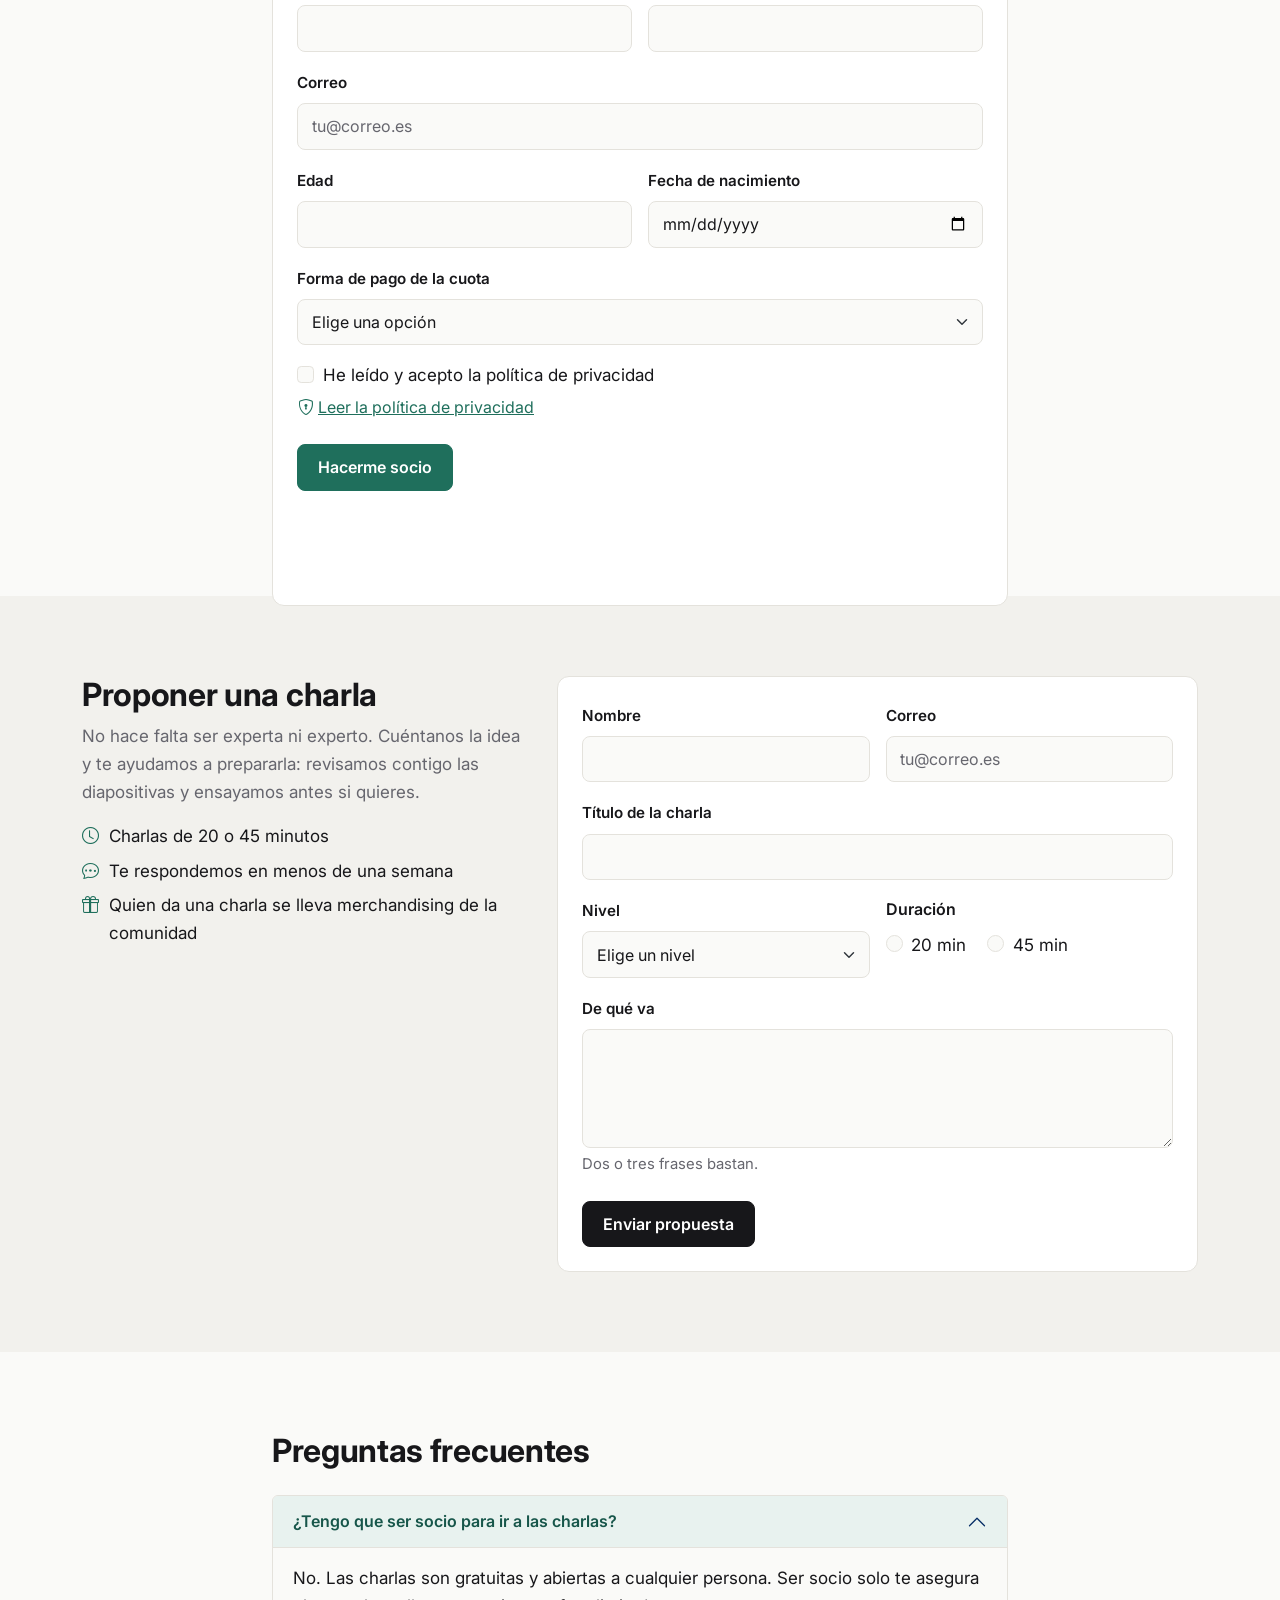
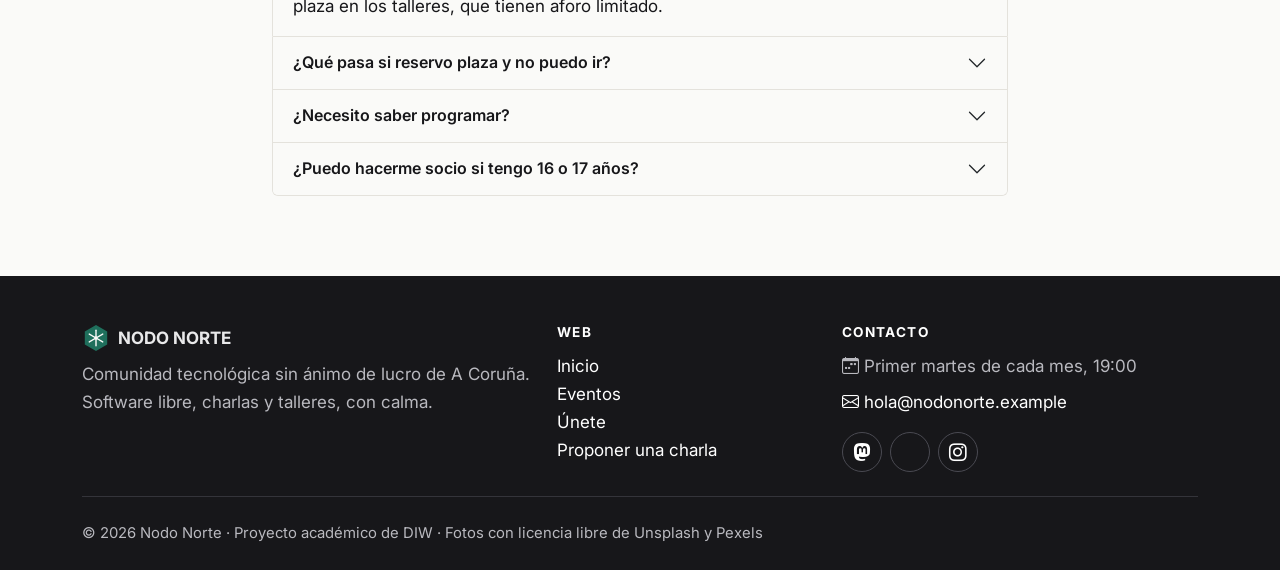
<file: Practica 2/WEB-Nodo-Norte/unete.html>
<!DOCTYPE html>
<html lang="es">
<head>
  <!-- Metadatos: codificación, adaptación a móvil, título y descripción para buscadores -->
  <meta charset="UTF-8">
  <meta name="viewport" content="width=device-width, initial-scale=1">
  <title>Únete · Nodo Norte</title>
  <meta name="description" content="Hazte socio de Nodo Norte o propón una charla: ventajas, cuota voluntaria, preguntas frecuentes y formularios.">
  <link rel="icon" href="img/logo.svg" type="image/svg+xml">
  <!-- Bootstrap 5.3 y Bootstrap Icons desde el CDN oficial (jsDelivr) -->
  <link href="https://cdn.jsdelivr.net/npm/bootstrap@5.3.3/dist/css/bootstrap.min.css" rel="stylesheet">
  <link href="https://cdn.jsdelivr.net/npm/bootstrap-icons@1.13.1/font/bootstrap-icons.min.css" rel="stylesheet">
  <!-- Tipografía Inter de Google Fonts, definida en la guía de estilos -->
  <link href="https://fonts.googleapis.com/css2?family=Inter:wght@400;500;600;700;800&amp;display=swap" rel="stylesheet">
  <!-- CSS propio: solo lo que Bootstrap no cubre -->
  <link href="css/estilos.css" rel="stylesheet">
</head>
<body>
  <!-- Enlace oculto que aparece al pulsar Tab: permite saltar la navegación con teclado -->
  <a class="skip-link" href="#contenido">Saltar al contenido</a>

  <!-- CABECERA: navbar de Bootstrap, horizontal en escritorio y desplegable en móvil -->
  <header>
    <nav class="navbar navbar-expand-lg navbar-nn sticky-top" aria-label="Navegación principal">
      <div class="container">
        <!-- Marca: logo y nombre, enlaza a Inicio -->
        <a class="navbar-brand d-flex align-items-center gap-2" href="index.html">
          <img src="img/logo.svg" alt="" class="logo-nn" width="32" height="32">
          NODO NORTE
        </a>
        <!-- Botón hamburguesa para móvil -->
        <button class="navbar-toggler" type="button" data-bs-toggle="collapse" data-bs-target="#menu"
                aria-controls="menu" aria-expanded="false" aria-label="Abrir menú de navegación">
          <span class="navbar-toggler-icon"></span>
        </button>
        <!-- Enlaces del menú; Únete es la página actual -->
        <div class="collapse navbar-collapse" id="menu">
          <ul class="navbar-nav ms-auto align-items-lg-center gap-lg-1">
            <li class="nav-item"><a class="nav-link" href="index.html">Inicio</a></li>
            <li class="nav-item"><a class="nav-link" href="eventos.html">Eventos</a></li>
            <li class="nav-item"><a class="nav-link active" href="unete.html" aria-current="page">Únete</a></li>
            <li class="nav-item ms-lg-2 mt-2 mt-lg-0"><a class="btn btn-nn" href="eventos.html#inscripcion">Apúntate</a></li>
          </ul>
        </div>
      </div>
    </nav>
  </header>

  <main id="contenido">

    <!-- CABECERA DE PÁGINA: título y accesos directos a las tres formas de participar -->
    <section class="seccion pb-0" aria-labelledby="titulo-unete">
      <div class="container">
        <p class="eyebrow mb-2">Participa</p>
        <h1 id="titulo-unete">Únete a Nodo Norte</h1>
        <p class="lead text-muted-nn mt-3">Apúntate a un evento, hazte socio o anímate a dar una charla. Elige cómo quieres participar.</p>
        <div class="d-flex flex-wrap gap-2 mt-4">
          <a class="btn btn-nn-outline" href="eventos.html#inscripcion"><i class="bi bi-calendar-event me-2" aria-hidden="true"></i>Apuntarme a un evento</a>
          <a class="btn btn-nn-outline" href="#alta"><i class="bi bi-person-plus me-2" aria-hidden="true"></i>Hacerme socio</a>
          <a class="btn btn-nn-outline" href="#proponer"><i class="bi bi-lightbulb me-2" aria-hidden="true"></i>Proponer una charla</a>
        </div>
      </div>
    </section>

    <!-- VENTAJAS: tres cards con icono. 1 / 2 / 3 columnas según pantalla -->
    <section class="seccion" aria-labelledby="titulo-ventajas">
      <div class="container">
        <h2 id="titulo-ventajas" class="mb-4">Ventajas de ser socio</h2>
        <div class="row g-4">
          <div class="col-12 col-md-6 col-lg-4">
            <article class="card card-nn">
              <div class="card-body">
                <i class="bi bi-bookmark-check icono-nn" aria-hidden="true"></i>
                <h3 class="h5 mt-3">Plaza asegurada</h3>
                <p class="text-muted-nn mb-0">Tienes plaza reservada en los talleres hasta 48 horas antes. Si no la confirmas, se libera para otras personas.</p>
              </div>
            </article>
          </div>
          <div class="col-12 col-md-6 col-lg-4">
            <article class="card card-nn">
              <div class="card-body">
                <i class="bi bi-piggy-bank icono-nn" aria-hidden="true"></i>
                <h3 class="h5 mt-3">Cuota voluntaria</h3>
                <p class="text-muted-nn mb-0">10 € al año, voluntarios. Se paga por transferencia o PayPal y sirve para material, sala y merchandising.</p>
              </div>
            </article>
          </div>
          <div class="col-12 col-md-12 col-lg-4">
            <article class="card card-nn">
              <div class="card-body">
                <i class="bi bi-people icono-nn" aria-hidden="true"></i>
                <h3 class="h5 mt-3">Comunidad</h3>
                <p class="text-muted-nn mb-0">Formas parte de un grupo cercano, sin jerga innecesaria, que aprende software libre junto y decide la programación.</p>
              </div>
            </article>
          </div>
        </div>
      </div>
    </section>

    <!-- CUOTAS: tabla comparativa con clases de Bootstrap (striped, hover, responsive) -->
    <section class="seccion seccion-alt" aria-labelledby="titulo-cuotas">
      <div class="container">
        <h2 id="titulo-cuotas" class="mb-4">Participante o socio</h2>
        <div class="table-responsive card card-nn">
          <table class="table table-striped table-hover align-middle mb-0">
            <caption class="px-3">Todas las charlas son gratuitas y abiertas. La cuota de socio es voluntaria.</caption>
            <thead>
              <tr>
                <th scope="col">Qué incluye</th>
                <th scope="col">Participante</th>
                <th scope="col">Socio</th>
              </tr>
            </thead>
            <tbody>
              <tr><th scope="row">Precio</th><td>Gratis</td><td>10 € al año</td></tr>
              <tr><th scope="row">Charlas mensuales</th><td><i class="bi bi-check-lg" aria-hidden="true"></i> Sí</td><td><i class="bi bi-check-lg" aria-hidden="true"></i> Sí</td></tr>
              <tr><th scope="row">Plaza reservada en talleres</th><td><i class="bi bi-x-lg" aria-hidden="true"></i> No, por orden de inscripción</td><td><i class="bi bi-check-lg" aria-hidden="true"></i> Sí, hasta 48 h antes</td></tr>
              <tr><th scope="row">Votar la programación</th><td><i class="bi bi-x-lg" aria-hidden="true"></i> No</td><td><i class="bi bi-check-lg" aria-hidden="true"></i> Sí</td></tr>
              <tr><th scope="row">Merchandising de la comunidad</th><td>En hackatones</td><td>Kit de bienvenida</td></tr>
            </tbody>
          </table>
        </div>
      </div>
    </section>

    <!-- ALTA DE SOCIO: formulario con validación de Bootstrap; el enlace de privacidad abre un modal -->
    <section class="seccion" id="alta" aria-labelledby="titulo-alta">
      <div class="container">
        <div class="row justify-content-center">
          <div class="col-12 col-lg-8">
            <h2 id="titulo-alta">Alta de socio</h2>
            <p class="text-muted-nn">Después del alta te escribimos con los datos para pagar la cuota.</p>
            <form class="needs-validation card card-nn mt-3" action="#" method="post" novalidate>
              <div class="card-body">
                <div class="row g-3">
                  <div class="col-12 col-md-6">
                    <label for="s-nombre" class="form-label">Nombre</label>
                    <input type="text" class="form-control" id="s-nombre" name="nombre" autocomplete="given-name" required>
                    <div class="invalid-feedback">Escribe tu nombre.</div>
                  </div>
                  <div class="col-12 col-md-6">
                    <label for="s-apellidos" class="form-label">Apellidos</label>
                    <input type="text" class="form-control" id="s-apellidos" name="apellidos" autocomplete="family-name" required>
                    <div class="invalid-feedback">Escribe tus apellidos.</div>
                  </div>
                  <div class="col-12">
                    <label for="s-correo" class="form-label">Correo</label>
                    <input type="email" class="form-control" id="s-correo" name="correo" placeholder="tu@correo.es" autocomplete="email" required>
                    <div class="invalid-feedback">Escribe un correo válido.</div>
                  </div>
                  <div class="col-12 col-md-6">
                    <label for="s-edad" class="form-label">Edad</label>
                    <input type="number" class="form-control" id="s-edad" name="edad" min="16" max="99" required>
                    <div class="invalid-feedback">Indica tu edad (mínimo 16).</div>
                  </div>
                  <div class="col-12 col-md-6">
                    <label for="s-nacimiento" class="form-label">Fecha de nacimiento</label>
                    <input type="date" class="form-control" id="s-nacimiento" name="nacimiento" autocomplete="bday" required>
                    <div class="invalid-feedback">Indica tu fecha de nacimiento (mínimo 16 años).</div>
                  </div>
                  <div class="col-12">
                    <label for="s-pago" class="form-label">Forma de pago de la cuota</label>
                    <select class="form-select" id="s-pago" name="pago" required>
                      <option value="" selected disabled>Elige una opción</option>
                      <option value="transferencia">Transferencia</option>
                      <option value="paypal">PayPal</option>
                    </select>
                    <div class="invalid-feedback">Elige una forma de pago.</div>
                  </div>
                  <div class="col-12">
                    <div class="form-check">
                      <input class="form-check-input" type="checkbox" id="s-acepto" name="acepto" required>
                      <label class="form-check-label" for="s-acepto">He leído y acepto la política de privacidad</label>
                      <div class="invalid-feedback">Debes aceptar para continuar.</div>
                    </div>
                    <!-- Abre el modal con la política (fuera del label porque un botón no puede ir dentro) -->
                    <button type="button" class="btn btn-link p-0 small" data-bs-toggle="modal" data-bs-target="#modal-privacidad"><i class="bi bi-shield-lock me-1" aria-hidden="true"></i>Leer la política de privacidad</button>
                  </div>
                </div>
                <button type="submit" class="btn btn-nn-verde mt-4">Hacerme socio</button>
                <!-- Mensaje de confirmación: el JS lo muestra cuando el formulario es válido -->
                <div class="aviso-ok mt-3" role="status" hidden><i class="bi bi-check-circle me-2" aria-hidden="true"></i>¡Hecho! Te escribiremos al correo con los siguientes pasos.</div>
              </div>
            </form>
          </div>
        </div>
      </div>
    </section>

    <!-- PROPONER UNA CHARLA: formulario con campos de texto, correo, select, radio y textarea -->
    <section class="seccion seccion-alt" id="proponer" aria-labelledby="titulo-proponer">
      <div class="container">
        <div class="row gy-4">
          <div class="col-12 col-lg-5">
            <h2 id="titulo-proponer">Proponer una charla</h2>
            <p class="text-muted-nn">No hace falta ser experta ni experto. Cuéntanos la idea y te ayudamos a prepararla: revisamos contigo las diapositivas y ensayamos antes si quieres.</p>
            <ul class="list-unstyled datos-evento">
              <li><i class="bi bi-clock" aria-hidden="true"></i> Charlas de 20 o 45 minutos</li>
              <li><i class="bi bi-chat-dots" aria-hidden="true"></i> Te respondemos en menos de una semana</li>
              <li><i class="bi bi-gift" aria-hidden="true"></i> Quien da una charla se lleva merchandising de la comunidad</li>
            </ul>
          </div>
          <div class="col-12 col-lg-7">
            <form class="needs-validation card card-nn" action="#" method="post" novalidate>
              <div class="card-body">
                <div class="row g-3">
                  <div class="col-12 col-md-6">
                    <label for="p-nombre" class="form-label">Nombre</label>
                    <input type="text" class="form-control" id="p-nombre" name="nombre" autocomplete="name" required>
                    <div class="invalid-feedback">Escribe tu nombre.</div>
                  </div>
                  <div class="col-12 col-md-6">
                    <label for="p-correo" class="form-label">Correo</label>
                    <input type="email" class="form-control" id="p-correo" name="correo" placeholder="tu@correo.es" autocomplete="email" required>
                    <div class="invalid-feedback">Escribe un correo válido.</div>
                  </div>
                  <div class="col-12">
                    <label for="p-titulo" class="form-label">Título de la charla</label>
                    <input type="text" class="form-control" id="p-titulo" name="titulo" minlength="5" required>
                    <div class="invalid-feedback">Escribe un título de al menos 5 caracteres.</div>
                  </div>
                  <div class="col-12 col-md-6">
                    <label for="p-nivel" class="form-label">Nivel</label>
                    <select class="form-select" id="p-nivel" name="nivel" required>
                      <option value="" selected disabled>Elige un nivel</option>
                      <option value="1">Nivel 1 · para empezar desde cero</option>
                      <option value="2">Nivel 2 · con algo de base</option>
                    </select>
                    <div class="invalid-feedback">Elige un nivel.</div>
                  </div>
                  <!-- Grupo de radios: fieldset + legend para que se lea como una sola pregunta -->
                  <fieldset class="col-12 col-md-6">
                    <legend class="form-label fs-6">Duración</legend>
                    <div class="form-check form-check-inline">
                      <input class="form-check-input" type="radio" name="duracion" id="p-20" value="20" required>
                      <label class="form-check-label" for="p-20">20 min</label>
                    </div>
                    <div class="form-check form-check-inline">
                      <input class="form-check-input" type="radio" name="duracion" id="p-45" value="45" required>
                      <label class="form-check-label" for="p-45">45 min</label>
                    </div>
                  </fieldset>
                  <div class="col-12">
                    <label for="p-resumen" class="form-label">De qué va</label>
                    <textarea class="form-control" id="p-resumen" name="resumen" rows="4" minlength="30" required></textarea>
                    <div class="form-text">Dos o tres frases bastan.</div>
                    <div class="invalid-feedback">Cuéntanos la idea en al menos 30 caracteres.</div>
                  </div>
                </div>
                <button type="submit" class="btn btn-nn mt-4">Enviar propuesta</button>
                <!-- Mensaje de confirmación: el JS lo muestra cuando el formulario es válido -->
                <div class="aviso-ok mt-3" role="status" hidden><i class="bi bi-check-circle me-2" aria-hidden="true"></i>¡Gracias! Te escribimos en unos días para hablar de tu charla.</div>
              </div>
            </form>
          </div>
        </div>
      </div>
    </section>

    <!-- PREGUNTAS FRECUENTES: acordeón de Bootstrap (solo un panel abierto a la vez) -->
    <section class="seccion" aria-labelledby="titulo-faq">
      <div class="container">
        <div class="row justify-content-center">
          <div class="col-12 col-lg-8">
            <h2 id="titulo-faq" class="mb-4">Preguntas frecuentes</h2>
            <div class="accordion accordion-nn" id="faq">
              <div class="accordion-item">
                <h3 class="accordion-header">
                  <button class="accordion-button" type="button" data-bs-toggle="collapse" data-bs-target="#faq-1" aria-expanded="true" aria-controls="faq-1">¿Tengo que ser socio para ir a las charlas?</button>
                </h3>
                <div id="faq-1" class="accordion-collapse collapse show" data-bs-parent="#faq">
                  <div class="accordion-body">No. Las charlas son gratuitas y abiertas a cualquier persona. Ser socio solo te asegura plaza en los talleres, que tienen aforo limitado.</div>
                </div>
              </div>
              <div class="accordion-item">
                <h3 class="accordion-header">
                  <button class="accordion-button collapsed" type="button" data-bs-toggle="collapse" data-bs-target="#faq-2" aria-expanded="false" aria-controls="faq-2">¿Qué pasa si reservo plaza y no puedo ir?</button>
                </h3>
                <div id="faq-2" class="accordion-collapse collapse" data-bs-parent="#faq">
                  <div class="accordion-body">Si eres socio, tu plaza queda guardada hasta 48 horas antes del taller. Si no la confirmas, se libera para la siguiente persona de la lista.</div>
                </div>
              </div>
              <div class="accordion-item">
                <h3 class="accordion-header">
                  <button class="accordion-button collapsed" type="button" data-bs-toggle="collapse" data-bs-target="#faq-3" aria-expanded="false" aria-controls="faq-3">¿Necesito saber programar?</button>
                </h3>
                <div id="faq-3" class="accordion-collapse collapse" data-bs-parent="#faq">
                  <div class="accordion-body">No. Las actividades de nivel 1 empiezan desde cero. En cada evento indicamos el nivel para que elijas con tranquilidad.</div>
                </div>
              </div>
              <div class="accordion-item">
                <h3 class="accordion-header">
                  <button class="accordion-button collapsed" type="button" data-bs-toggle="collapse" data-bs-target="#faq-4" aria-expanded="false" aria-controls="faq-4">¿Puedo hacerme socio si tengo 16 o 17 años?</button>
                </h3>
                <div id="faq-4" class="accordion-collapse collapse" data-bs-parent="#faq">
                  <div class="accordion-body">Sí, desde los 16 años. Solo te pediremos que una persona adulta responsable firme la autorización que te enviamos por correo.</div>
                </div>
              </div>
            </div>
          </div>
        </div>
      </div>
    </section>
  </main>

  <!-- MODAL: política de privacidad resumida. Se abre desde el formulario de alta y se cierra con Esc -->
  <div class="modal fade" id="modal-privacidad" tabindex="-1" aria-labelledby="titulo-modal-privacidad" aria-hidden="true">
    <div class="modal-dialog modal-dialog-centered modal-dialog-scrollable">
      <div class="modal-content">
        <div class="modal-header">
          <h2 class="modal-title h5" id="titulo-modal-privacidad">Política de privacidad</h2>
          <button type="button" class="btn-close" data-bs-dismiss="modal" aria-label="Cerrar"></button>
        </div>
        <div class="modal-body">
          <p><strong>Quién trata tus datos:</strong> la asociación Nodo Norte, comunidad sin ánimo de lucro de A Coruña.</p>
          <p><strong>Para qué:</strong> gestionar tu alta como socio, avisarte de los eventos y enviarte los datos de pago de la cuota.</p>
          <p><strong>Qué no hacemos:</strong> no vendemos ni cedemos tus datos a nadie, tampoco a patrocinadores.</p>
          <p class="mb-0"><strong>Tus derechos:</strong> puedes ver, corregir o borrar tus datos cuando quieras escribiendo a <a href="mailto:hola@nodonorte.example">hola@nodonorte.example</a>.</p>
        </div>
        <div class="modal-footer">
          <button type="button" class="btn btn-nn" data-bs-dismiss="modal">Entendido</button>
        </div>
      </div>
    </div>
  </div>

  <!-- PIE: tres columnas (una en móvil) con descripción, enlaces y contacto/redes -->
  <footer class="footer-nn">
    <div class="container">
      <div class="row gy-4">
        <!-- Columna 1: marca y descripción de la comunidad -->
        <div class="col-12 col-md-5">
          <p class="d-flex align-items-center gap-2 fw-bold mb-2">
            <img src="img/logo.svg" alt="" width="28" height="28"> NODO NORTE
          </p>
          <p class="text-footer mb-0">Comunidad tecnológica sin ánimo de lucro de A Coruña. Software libre, charlas y talleres, con calma.</p>
        </div>
        <!-- Columna 2: navegación del sitio -->
        <div class="col-12 col-sm-6 col-md-3">
          <h2 class="titulo-footer">Web</h2>
          <ul class="list-unstyled mb-0">
            <li><a href="index.html">Inicio</a></li>
            <li><a href="eventos.html">Eventos</a></li>
            <li><a href="unete.html">Únete</a></li>
            <li><a href="unete.html#proponer">Proponer una charla</a></li>
          </ul>
        </div>
        <!-- Columna 3: cuándo nos vemos, correo y redes sociales con Bootstrap Icons -->
        <div class="col-12 col-sm-6 col-md-4">
          <h2 class="titulo-footer">Contacto</h2>
          <p class="text-footer mb-2"><i class="bi bi-calendar-week" aria-hidden="true"></i> Primer martes de cada mes, 19:00</p>
          <p class="mb-3 text-break"><a href="mailto:hola@nodonorte.example"><i class="bi bi-envelope" aria-hidden="true"></i> hola@nodonorte.example</a></p>
          <ul class="redes list-unstyled d-flex gap-2 mb-0" aria-label="Redes sociales">
            <li><a href="https://mastodon.social/" aria-label="Mastodon de Nodo Norte"><i class="bi bi-mastodon" aria-hidden="true"></i></a></li>
            <li><a href="https://bsky.app/" aria-label="Bluesky de Nodo Norte"><i class="bi bi-bluesky" aria-hidden="true"></i></a></li>
            <li><a href="https://www.instagram.com/" aria-label="Instagram de Nodo Norte"><i class="bi bi-instagram" aria-hidden="true"></i></a></li>
          </ul>
        </div>
      </div>
      <hr class="my-4">
      <!-- Línea inferior: copyright (el año lo actualiza el JS) -->
      <p class="small text-footer mb-0">&copy; <span data-year>2026</span> Nodo Norte · Proyecto académico de DIW · Fotos con licencia libre de Unsplash y Pexels</p>
    </div>
  </footer>

  <!-- JS de Bootstrap (incluye Popper) para navbar, acordeón y modal; después, nuestro script -->
  <script src="https://cdn.jsdelivr.net/npm/bootstrap@5.3.3/dist/js/bootstrap.bundle.min.js"></script>
  <script src="js/validacion.js"></script>
</body>
</html>
</file>
<file: Practica 2/WEB-Nodo-Norte/css/estilos.css>
/* ==========================================================
   Nodo Norte · estilos propios (sobre Bootstrap 5.3 por CDN)
   Solo cubre lo que Bootstrap no trae: la paleta, la tipografía
   y los detalles de la guía de estilos (docs/guia-estilos.pdf).
   El posicionamiento (rejilla, flex, márgenes) lo hace Bootstrap.
   ========================================================== */


/* ---------- 1. Variables de la guía de estilos ---------- */

/* Paleta de la guía y sobrescritura de las variables de Bootstrap
   para que sus componentes usen nuestros colores y la fuente Inter */
:root {
  --nn-papel: #FAFAF8;        /* fondo general */
  --nn-calido: #F2F1ED;       /* secciones alternas */
  --nn-linea: #E4E2DC;        /* bordes de 1 px y separadores */
  --nn-gris: #66666E;         /* texto secundario */
  --nn-tinta: #17171A;        /* texto principal, botón principal, footer */
  --nn-verde: #1F6F5C;        /* único acento: enlaces, activo, acciones */
  --nn-verde-oscuro: #17564A; /* hover del verde */
  --nn-verde-suave: #E8F2EF;  /* fondo de estados activos */

  --bs-body-font-family: "Inter", system-ui, -apple-system, "Segoe UI", Roboto, sans-serif;
  --bs-body-bg: var(--nn-papel);
  --bs-body-color: var(--nn-tinta);
  --bs-body-font-size: 1.0625rem; /* 17 px, texto base de la guía */
  --bs-body-line-height: 1.65;
  --bs-border-color: var(--nn-linea);
  --bs-link-color: var(--nn-verde);
  --bs-link-color-rgb: 31, 111, 92;
  --bs-link-hover-color: var(--nn-verde-oscuro);
  --bs-link-hover-color-rgb: 23, 86, 74;
  --bs-secondary-color: var(--nn-gris);
  --bs-heading-color: var(--nn-tinta);
}


/* ---------- 2. Tipografía ---------- */

/* Títulos en peso 700 y con el espaciado algo más cerrado, como en la guía */
h1, h2, h3, h4 {
  font-weight: 700;
  letter-spacing: -0.01em;
}

/* H1 fluido: 36 px en móvil hasta 60 px en escritorio (clamp de la guía) */
h1 {
  font-size: clamp(2.25rem, 6vw, 3.75rem);
  line-height: 1.1;
}

/* H2 fluido: de 24 a 32 px */
h2 {
  font-size: clamp(1.5rem, 3.5vw, 2rem);
}

/* Texto secundario en gris de la guía (contraste 5,4:1 sobre papel, AA) */
.text-muted-nn {
  color: var(--nn-gris);
}

/* Antetítulo pequeño en mayúsculas encima de los H1 */
.eyebrow {
  font-size: 0.75rem;
  letter-spacing: 0.14em;
  text-transform: uppercase;
  color: var(--nn-gris);
  font-weight: 600;
}

/* Guiño retro de la guía: fuente monoespaciada en mayúsculas, solo para detalles */
.retro {
  font-family: "Courier New", ui-monospace, monospace;
  font-weight: 700;
  letter-spacing: 0.08em;
  text-transform: uppercase;
}

/* Limita el ancho de un párrafo para que se lea cómodo */
.texto-estrecho {
  max-width: 60ch;
}


/* ---------- 3. Accesibilidad ---------- */

/* Foco siempre visible con anillo verde de 3 px (Definition of Done: teclado) */
:focus-visible {
  outline: 3px solid var(--nn-verde);
  outline-offset: 2px;
}

/* Enlace "Saltar al contenido": fuera de la pantalla hasta que recibe el foco */
.skip-link {
  position: absolute;
  left: -999px;
  top: 0;
  z-index: 2000;
  background: var(--nn-tinta);
  color: #fff;
  padding: 0.75rem 1rem;
}

/* Al tabular, el enlace aparece arriba a la izquierda */
.skip-link:focus {
  left: 0;
  color: #fff;
}


/* ---------- 4. Navbar ---------- */

/* Fondo papel semitransparente con desenfoque y línea inferior de 1 px */
.navbar-nn {
  background: rgba(250, 250, 248, 0.92);
  backdrop-filter: blur(6px);
  border-bottom: 1px solid var(--nn-linea);
}

/* Nombre de la marca en negrita y con espaciado amplio, como el logo */
.navbar-nn .navbar-brand {
  font-weight: 800;
  letter-spacing: 0.08em;
  color: var(--nn-tinta);
}

/* Enlaces del menú en tinta */
.navbar-nn .nav-link {
  color: var(--nn-tinta);
  font-weight: 500;
  padding: 0.5rem 1rem;
}

/* Hover de los enlaces en verde de acento */
.navbar-nn .nav-link:hover {
  color: var(--nn-verde);
}

/* Página actual: verde y subrayado inferior de 2 px */
.navbar-nn .nav-link.active {
  color: var(--nn-verde);
  box-shadow: inset 0 -2px 0 var(--nn-verde);
}

/* Botón hamburguesa con el borde de la guía */
.navbar-nn .navbar-toggler {
  border-color: var(--nn-linea);
}

/* Foco del botón hamburguesa con el anillo verde en lugar del azul de Bootstrap */
.navbar-nn .navbar-toggler:focus {
  box-shadow: 0 0 0 3px rgba(31, 111, 92, 0.35);
}

/* Tamaño fijo del logo de la navbar */
.logo-nn {
  width: 32px;
  height: 32px;
}


/* ---------- 5. Botones (sección 3 de la guía) ---------- */

/* Base común: radio 8 px, borde 1 px, texto en 600 y transición suave */
.btn-nn,
.btn-nn-outline,
.btn-nn-verde {
  font-weight: 600;
  border-radius: 0.5rem;
  padding: 0.65rem 1.25rem;
  border: 1px solid var(--nn-tinta);
  transition: background-color 0.2s, color 0.2s, border-color 0.2s;
}

/* Principal: fondo tinta */
.btn-nn {
  background: var(--nn-tinta);
  color: #fff;
}

/* Principal en hover/foco: pasa a verde */
.btn-nn:hover,
.btn-nn:focus-visible {
  background: var(--nn-verde);
  border-color: var(--nn-verde);
  color: #fff;
}

/* Secundario: solo contorno */
.btn-nn-outline {
  background: transparent;
  color: var(--nn-tinta);
}

/* Secundario en hover/foco: se rellena de tinta */
.btn-nn-outline:hover,
.btn-nn-outline:focus-visible {
  background: var(--nn-tinta);
  color: #fff;
}

/* Acento: fondo verde, para reservar plaza y alta de socio */
.btn-nn-verde {
  background: var(--nn-verde);
  border-color: var(--nn-verde);
  color: #fff;
}

/* Acento en hover/foco: verde oscuro */
.btn-nn-verde:hover,
.btn-nn-verde:focus-visible {
  background: var(--nn-verde-oscuro);
  border-color: var(--nn-verde-oscuro);
  color: #fff;
}


/* ---------- 6. Inicio ---------- */

/* Hero con mucho aire arriba y abajo (de 48 a 112 px según pantalla) */
.hero {
  padding: clamp(3rem, 10vw, 7rem) 0;
}

/* Logo grande con giro muy lento (movimiento de la guía) */
.hero-logo {
  width: clamp(96px, 18vw, 160px);
  height: auto;
  animation: giro 60s linear infinite;
}

/* Animación del giro del logo */
@keyframes giro {
  to {
    transform: rotate(360deg);
  }
}

/* Cinta retro bajo el hero: franja gris cálido con el lema */
.cinta {
  background: var(--nn-calido);
  border-top: 1px solid var(--nn-linea);
  border-bottom: 1px solid var(--nn-linea);
  color: var(--nn-gris);
  font-size: 0.8rem;
  text-align: center;
  padding: 0.85rem 1rem;
}

/* Bloque destacado de "Proponer una charla" con borde fino y radio de 12 px */
.cta-nn {
  border: 1px solid var(--nn-linea);
  border-radius: 0.75rem;
  background: #fff;
  padding: clamp(2rem, 6vw, 3.5rem) 1.5rem;
}


/* ---------- 7. Secciones e imágenes ---------- */

/* Espaciado vertical de las secciones (de 40 a 80 px) */
.seccion {
  padding: clamp(2.5rem, 7vw, 5rem) 0;
}

/* Secciones alternas en gris cálido para separar bloques sin sombras */
.seccion-alt {
  background: var(--nn-calido);
}

/* Fotos de contenido: esquinas de 12 px, borde de 1 px en tono línea (guía, sección 6)
   y proporción 4:3 fija para que las dos fotos de Inicio midan lo mismo */
.foto-nn {
  border-radius: 0.75rem;
  border: 1px solid var(--nn-linea);
  aspect-ratio: 4 / 3;
  object-fit: cover;
}

/* Retrato de ponente: círculo de 120 px que recorta la foto sin deformarla */
.foto-ponente {
  width: 120px;
  height: 120px;
  border-radius: 50%;
  object-fit: cover;
  border: 1px solid var(--nn-linea);
}


/* ---------- 8. Cards ---------- */

/* Card de Bootstrap con fondo blanco, borde de la guía, radio 12 px y misma altura en la fila */
.card-nn {
  background: #fff;
  border: 1px solid var(--nn-linea);
  border-radius: 0.75rem;
  height: 100%;
}

/* Más relleno interior que el de Bootstrap */
.card-nn .card-body {
  padding: 1.5rem;
}

/* La imagen superior respeta el radio de la card */
.card-nn .card-img-top {
  border-top-left-radius: calc(0.75rem - 1px);
  border-top-right-radius: calc(0.75rem - 1px);
  height: auto;
}

/* Iconos grandes de las cards de actividades y ventajas, en verde */
.icono-nn {
  font-size: 2rem;
  color: var(--nn-verde);
}

/* Lista de datos con icono (fecha, hora, lugar…): icono en verde y separación */
.datos-evento li {
  display: flex;
  gap: 0.6rem;
  margin-bottom: 0.4rem;
}

/* Iconos de esas listas en verde */
.datos-evento .bi {
  color: var(--nn-verde);
}

/* Etiqueta (badge) tipo píldora con contorno, como los filtros de la guía */
.badge-nn {
  background: transparent;
  color: var(--nn-gris);
  border: 1px solid var(--nn-linea);
  font-weight: 500;
  border-radius: 999px;
  padding: 0.35em 0.8em;
}

/* Etiqueta activa (tipo de evento): verde sobre verde suave */
.badge-nn.activo {
  color: var(--nn-verde);
  border-color: var(--nn-verde);
  background: var(--nn-verde-suave);
}


/* ---------- 9. Plazas y cuenta atrás ---------- */

/* Barra de plazas: el componente progress de Bootstrap, más fina y con fondo línea */
.progress-nn {
  height: 6px;
  background: var(--nn-linea);
}

/* Relleno de la barra en tinta */
.progress-nn .progress-bar {
  background: var(--nn-tinta);
}

/* Anchos que Bootstrap no trae (solo tiene w-25, w-50, w-75 y w-100) */
.w-20 { width: 20%; } /* barra de plazas al 20 % */
.w-40 { width: 40%; } /* barra de plazas al 40 % */
.w-55 { width: 55%; } /* barra de plazas al 55 % */

/* Cuenta atrás: cajas en fila */
.cuenta {
  display: flex;
  gap: 0.5rem;
}

/* Cada caja de la cuenta atrás */
.cuenta > div {
  border: 1px solid var(--nn-linea);
  border-radius: 0.5rem;
  padding: 0.5rem 0.75rem;
  text-align: center;
  min-width: 4rem;
  background: #fff;
}

/* Número de la cuenta atrás */
.cuenta strong {
  display: block;
  font-size: 1.5rem;
  line-height: 1.1;
}

/* Unidad (días, horas, min) */
.cuenta small {
  color: var(--nn-gris);
  font-size: 0.75rem;
}


/* ---------- 10. Filtros de eventos ---------- */

/* Botón de filtro tipo píldora */
.filtro {
  border: 1px solid var(--nn-linea);
  background: transparent;
  color: var(--nn-tinta);
  border-radius: 999px;
  padding: 0.35rem 1rem;
  font-size: 0.9rem;
}

/* Filtro activo: verde sobre verde suave (aria-pressed lo pone el JS) */
.filtro[aria-pressed="true"] {
  background: var(--nn-verde-suave);
  border-color: var(--nn-verde);
  color: var(--nn-verde);
}


/* ---------- 11. Tablas ---------- */

/* Rayas y hover de la tabla con los grises cálidos de la guía en lugar de los de Bootstrap */
.card-nn .table {
  --bs-table-striped-bg: var(--nn-papel);
  --bs-table-hover-bg: var(--nn-verde-suave);
}

/* Cabecera de la tabla en gris pequeño y mayúsculas */
.card-nn .table thead th {
  font-size: 0.8rem;
  text-transform: uppercase;
  letter-spacing: 0.06em;
  color: var(--nn-gris);
}

/* Texto de la caption en gris de la guía */
.card-nn caption {
  color: var(--nn-gris);
}


/* ---------- 12. Formularios (sección 4 de la guía) ---------- */

/* Etiqueta siempre visible, en 600 */
.form-label {
  font-weight: 600;
  font-size: 0.95rem;
}

/* Campos con borde de 1 px en tono línea y radio de 8 px */
.form-control,
.form-select {
  border-color: var(--nn-linea);
  border-radius: 0.5rem;
  padding: 0.65rem 0.85rem;
}

/* Foco de los campos en verde en lugar del azul de Bootstrap */
.form-control:focus,
.form-select:focus,
.form-check-input:focus {
  border-color: var(--nn-verde);
  box-shadow: 0 0 0 3px rgba(31, 111, 92, 0.25);
}

/* Casillas y radios marcados en verde */
.form-check-input:checked {
  background-color: var(--nn-verde);
  border-color: var(--nn-verde);
}

/* Mensaje de confirmación tras enviar: verde suave con borde verde */
.aviso-ok {
  border: 1px solid var(--nn-verde);
  background: var(--nn-verde-suave);
  color: var(--nn-verde-oscuro);
  border-radius: 0.5rem;
  padding: 0.85rem 1rem;
}

/* Botón-enlace que abre el modal de privacidad, en el verde de los enlaces */
.btn-link {
  color: var(--nn-verde);
}


/* ---------- 13. Carousel y acordeón ---------- */

/* Carousel con borde y radio de 12 px; recorta las fotos a esas esquinas */
.carousel-nn {
  border: 1px solid var(--nn-linea);
  border-radius: 0.75rem;
  overflow: hidden;
  background: #fff;
}

/* Pie de cada diapositiva bajo la foto (no encima) para asegurar el contraste del texto */
.carousel-caption-nn {
  padding: 1.25rem 1.5rem 2.75rem;
}

/* Indicadores del carousel en tinta, porque quedan sobre el pie blanco */
.carousel-nn .carousel-indicators [data-bs-target] {
  background-color: var(--nn-tinta);
}

/* Flechas del carousel sobre un círculo oscuro para que se vean sobre cualquier foto */
.carousel-nn .carousel-control-prev-icon,
.carousel-nn .carousel-control-next-icon {
  background-color: rgba(23, 23, 26, 0.7);
  border-radius: 50%;
  background-size: 55%;
  width: 2.5rem;
  height: 2.5rem;
}

/* Las flechas ocupan solo la zona de la foto (16:9 = 56,25 % del ancho), no el pie de texto.
   cqw es el 1 % del ancho del carousel, que se declara como contenedor */
.carousel-nn {
  container-type: inline-size;
}

/* Alto de la zona de las flechas igual al de la foto */
.carousel-nn .carousel-control-prev,
.carousel-nn .carousel-control-next {
  bottom: auto;
  height: 56.25cqw;
}

/* Acordeón con los colores de la guía: pregunta abierta en verde sobre verde suave */
.accordion-nn {
  --bs-accordion-border-color: var(--nn-linea);
  --bs-accordion-active-color: var(--nn-verde-oscuro);
  --bs-accordion-active-bg: var(--nn-verde-suave);
  --bs-accordion-btn-focus-box-shadow: 0 0 0 3px rgba(31, 111, 92, 0.35);
}

/* Preguntas del acordeón en negrita */
.accordion-nn .accordion-button {
  font-weight: 600;
}


/* ---------- 14. Footer ---------- */

/* Footer en tinta con texto claro (contraste alto) */
.footer-nn {
  background: var(--nn-tinta);
  color: #E9E9EA;
  padding: 3rem 0 1.5rem;
}

/* Enlaces del footer en blanco y sin subrayado */
.footer-nn a {
  color: #fff;
  text-decoration: none;
}

/* Hover/foco de enlaces del footer: verde claro y subrayado */
.footer-nn a:hover,
.footer-nn a:focus-visible {
  color: #7FD1BB;
  text-decoration: underline;
}

/* Anillo de foco claro en el footer, porque el verde no se ve sobre fondo oscuro */
.footer-nn :focus-visible {
  outline-color: #7FD1BB;
}

/* Texto secundario del footer (contraste 9:1 sobre tinta) */
.footer-nn .text-footer {
  color: #B9B9BF;
}

/* Títulos de columna del footer: pequeños, mayúsculas y espaciados */
.titulo-footer {
  color: #fff;
  font-size: 0.85rem;
  text-transform: uppercase;
  letter-spacing: 0.1em;
  margin-bottom: 0.75rem;
}

/* Separador del footer más oscuro y opaco */
.footer-nn hr {
  border-color: #34343A;
  opacity: 1;
}

/* Redes sociales: botones redondos de 40 px con el icono centrado */
.redes a {
  display: inline-flex;
  width: 40px;
  height: 40px;
  align-items: center;
  justify-content: center;
  border: 1px solid #4A4A52;
  border-radius: 50%;
  font-size: 1.1rem;
}


/* ---------- 15. Movimiento reducido ---------- */

/* Si la persona pide menos movimiento en su sistema, se quitan giro y transiciones */
@media (prefers-reduced-motion: reduce) {
  .hero-logo {
    animation: none;
  }

  * {
    transition: none !important;
  }
}
</file>
